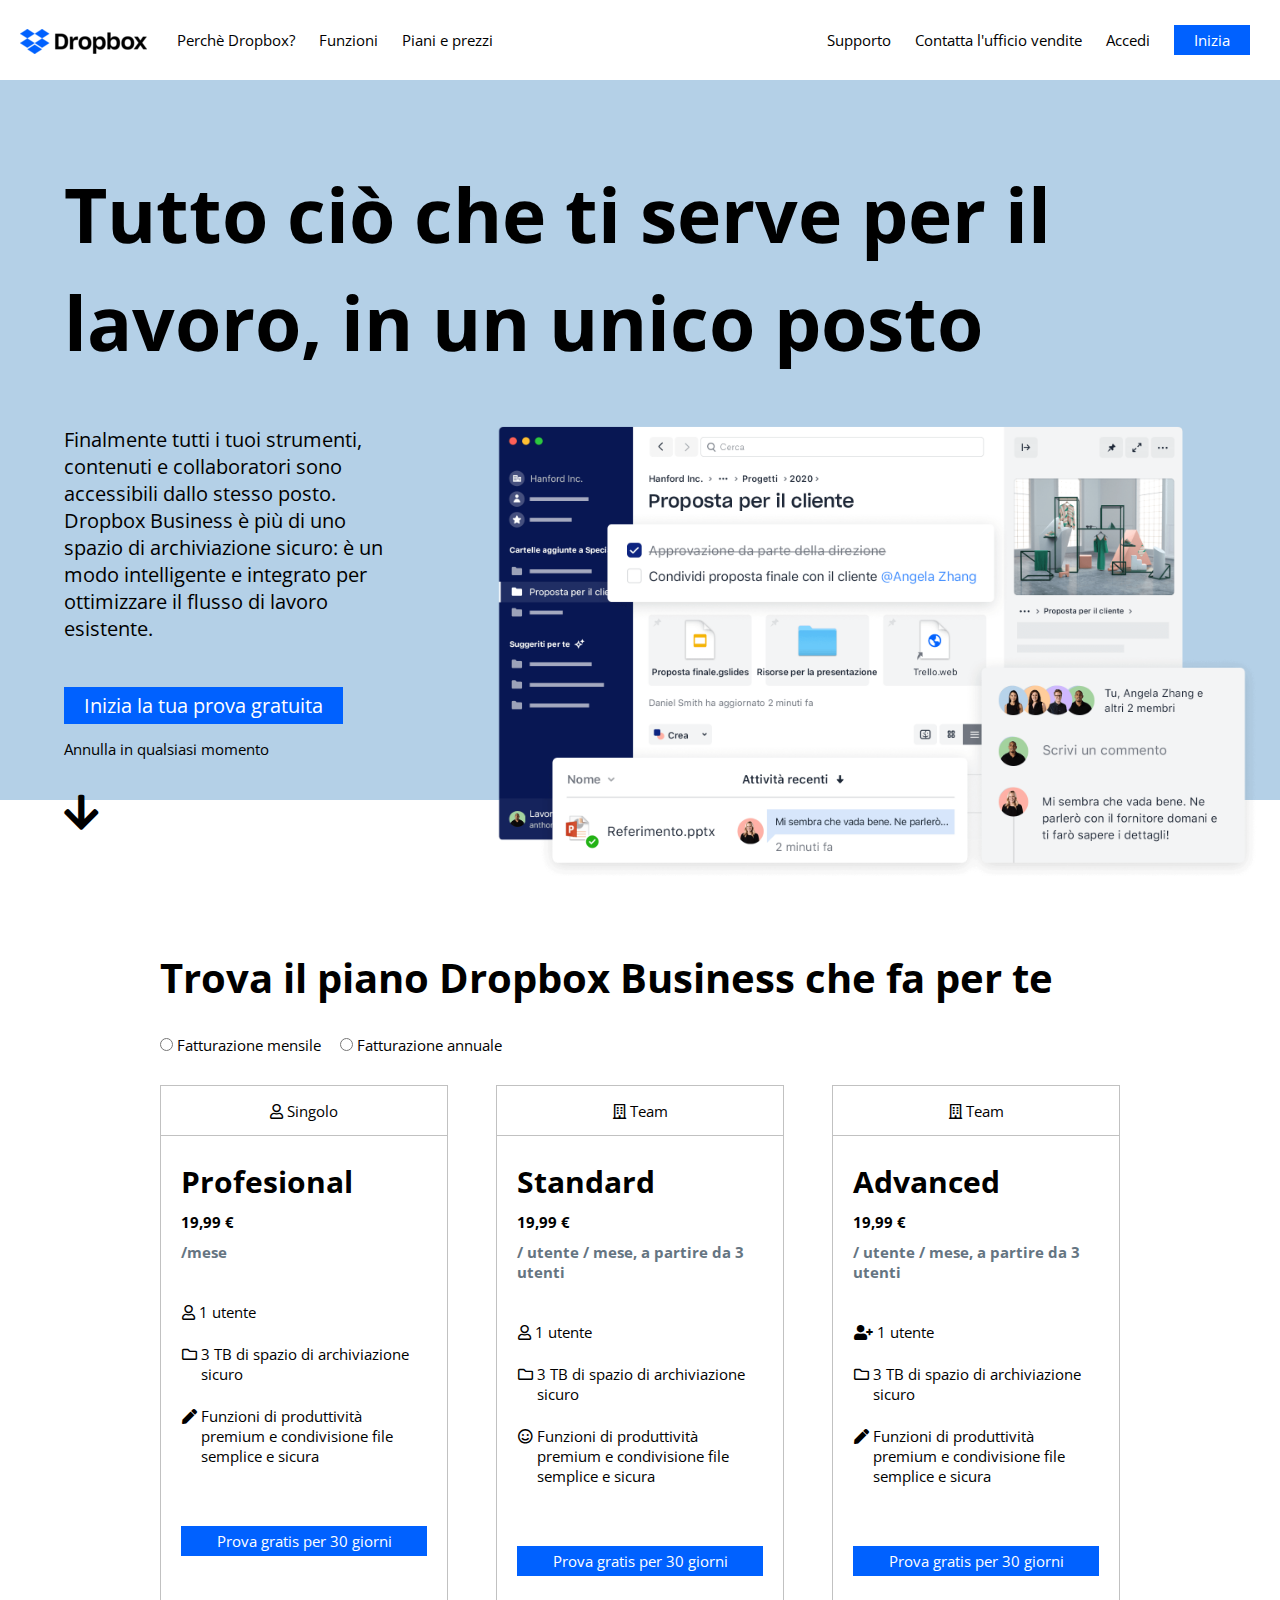
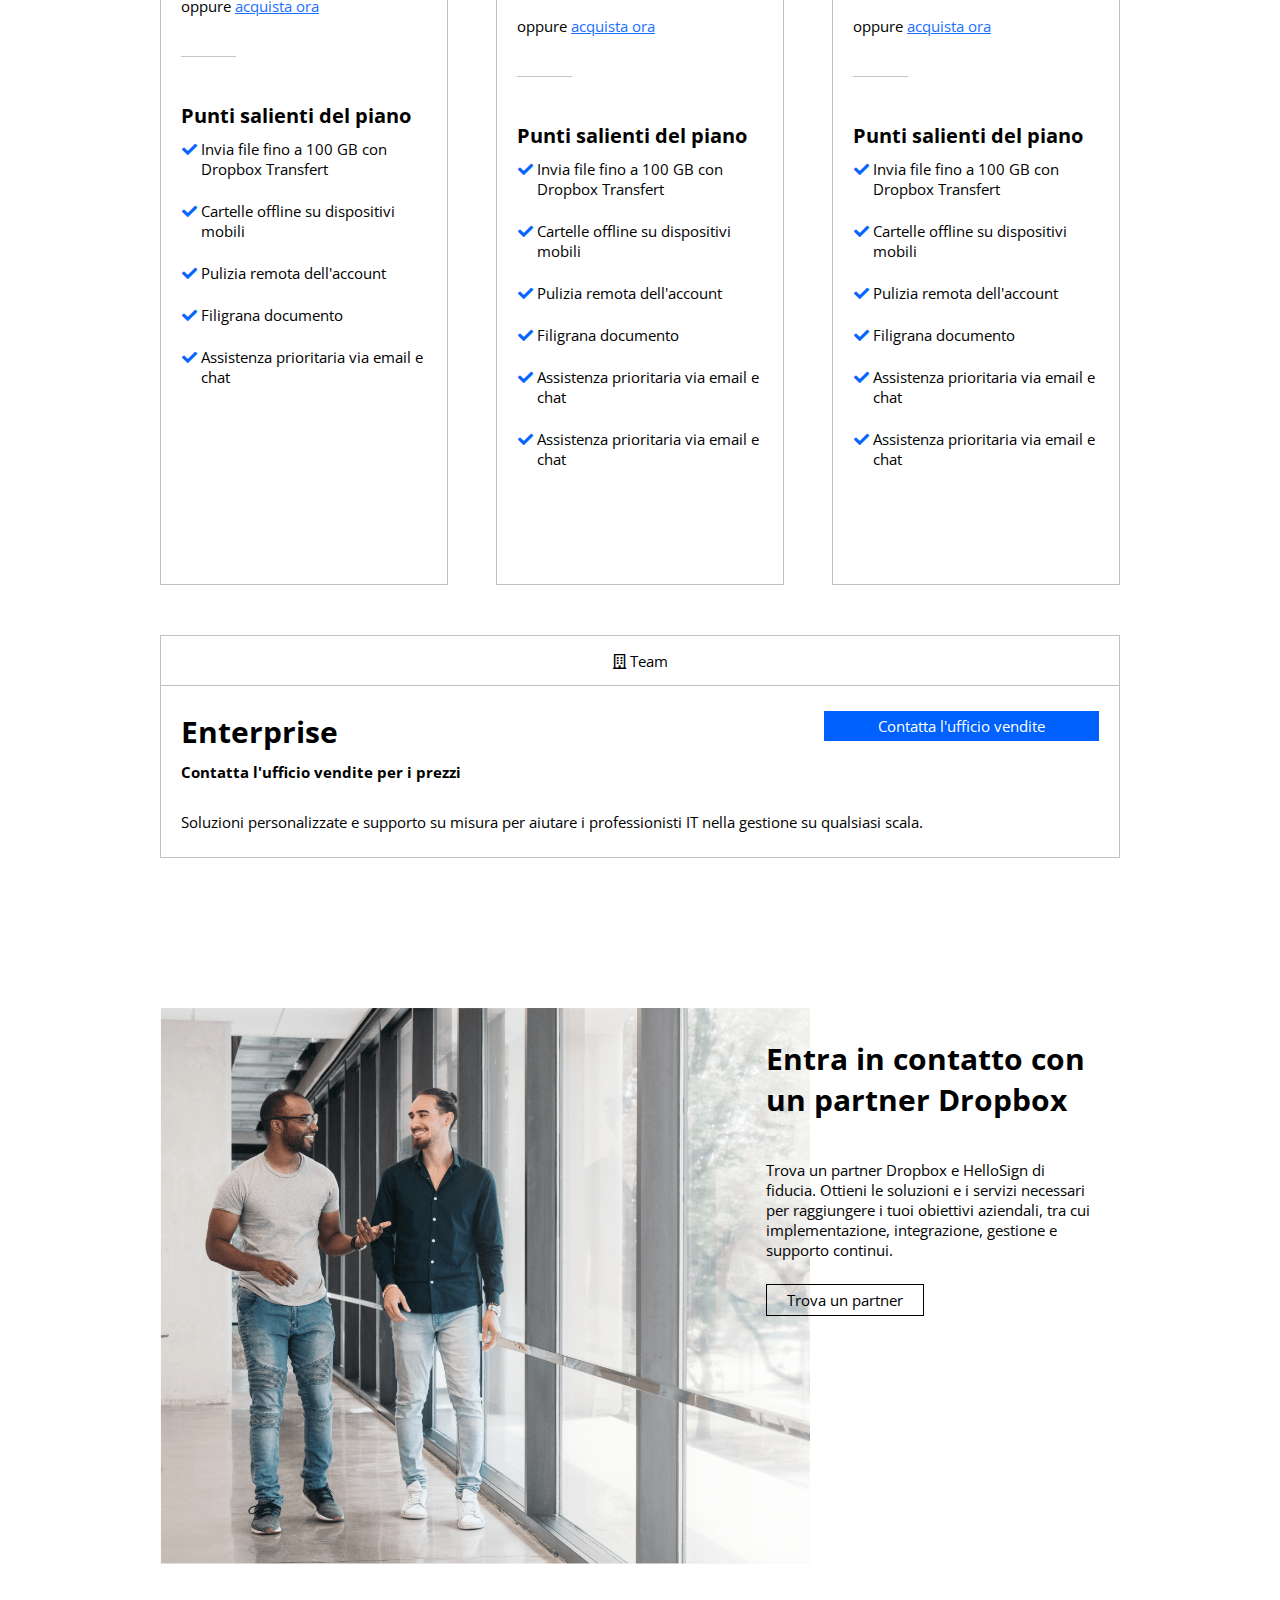
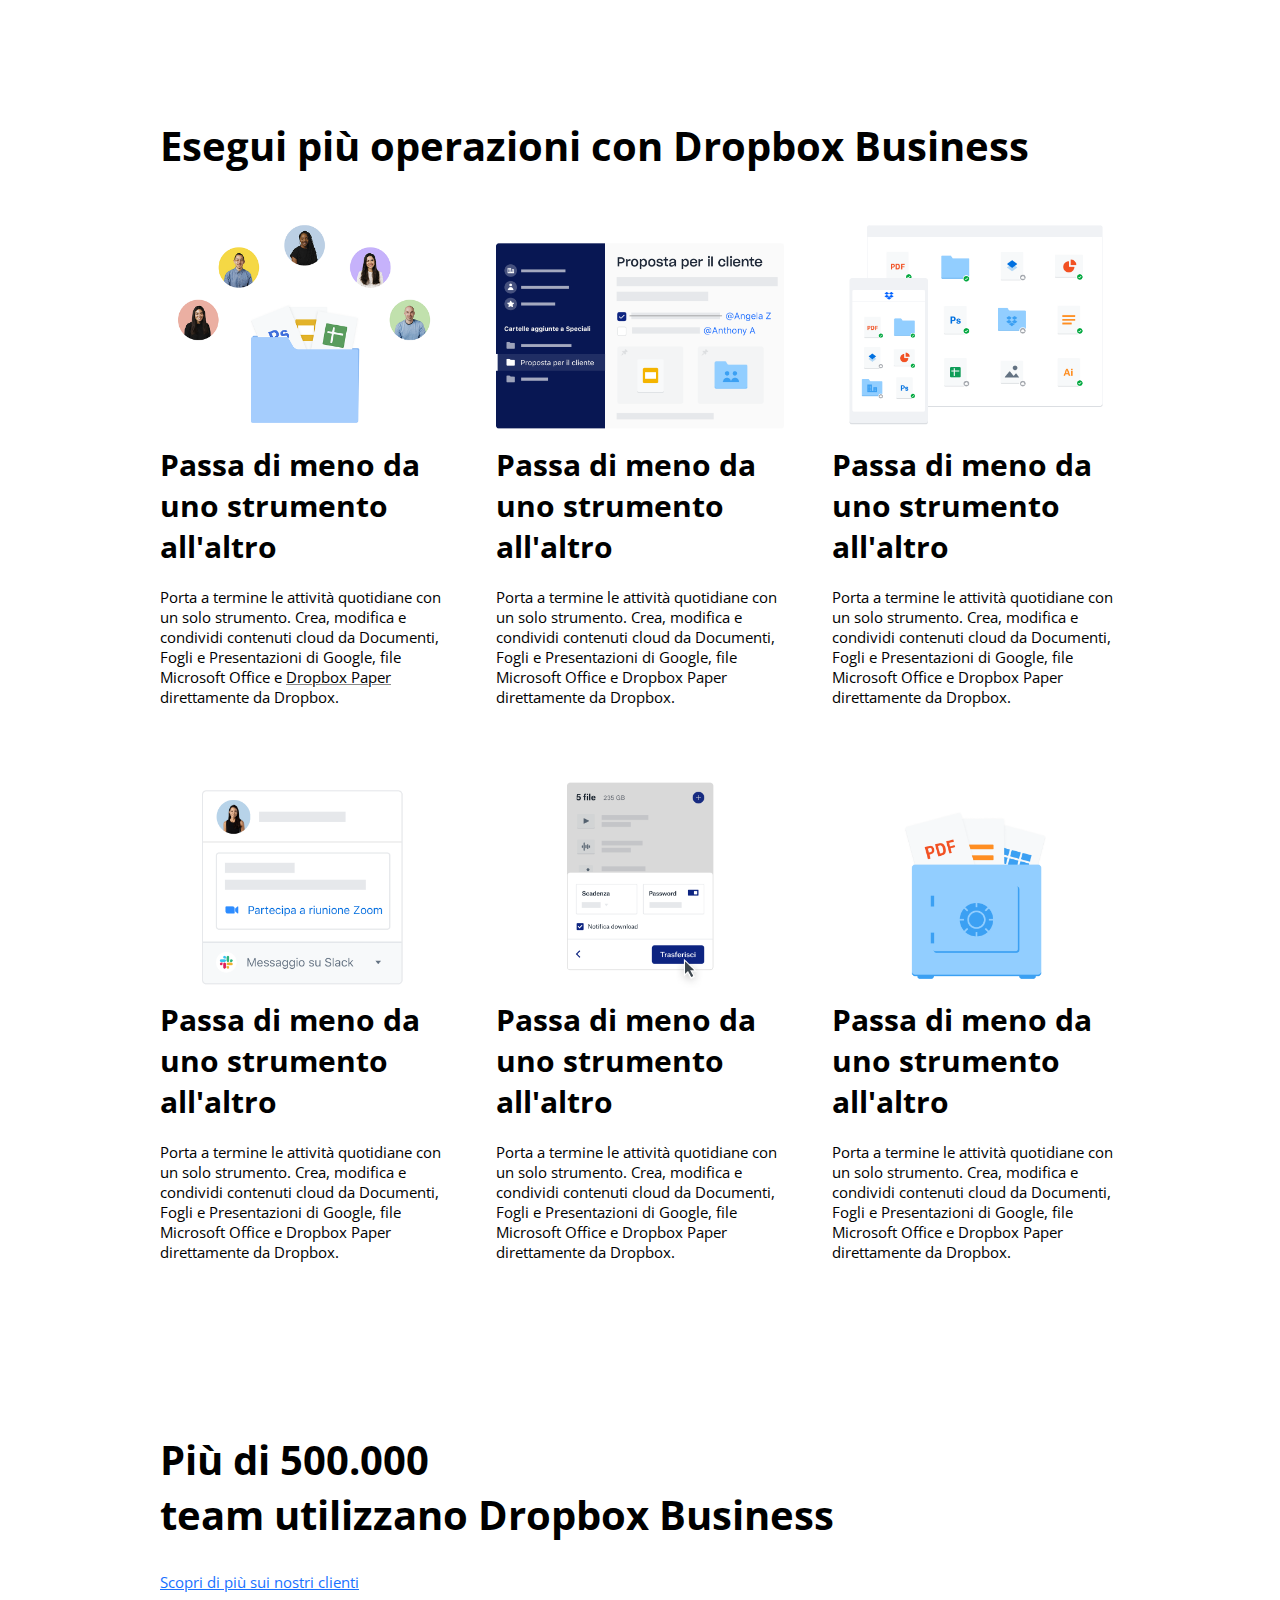
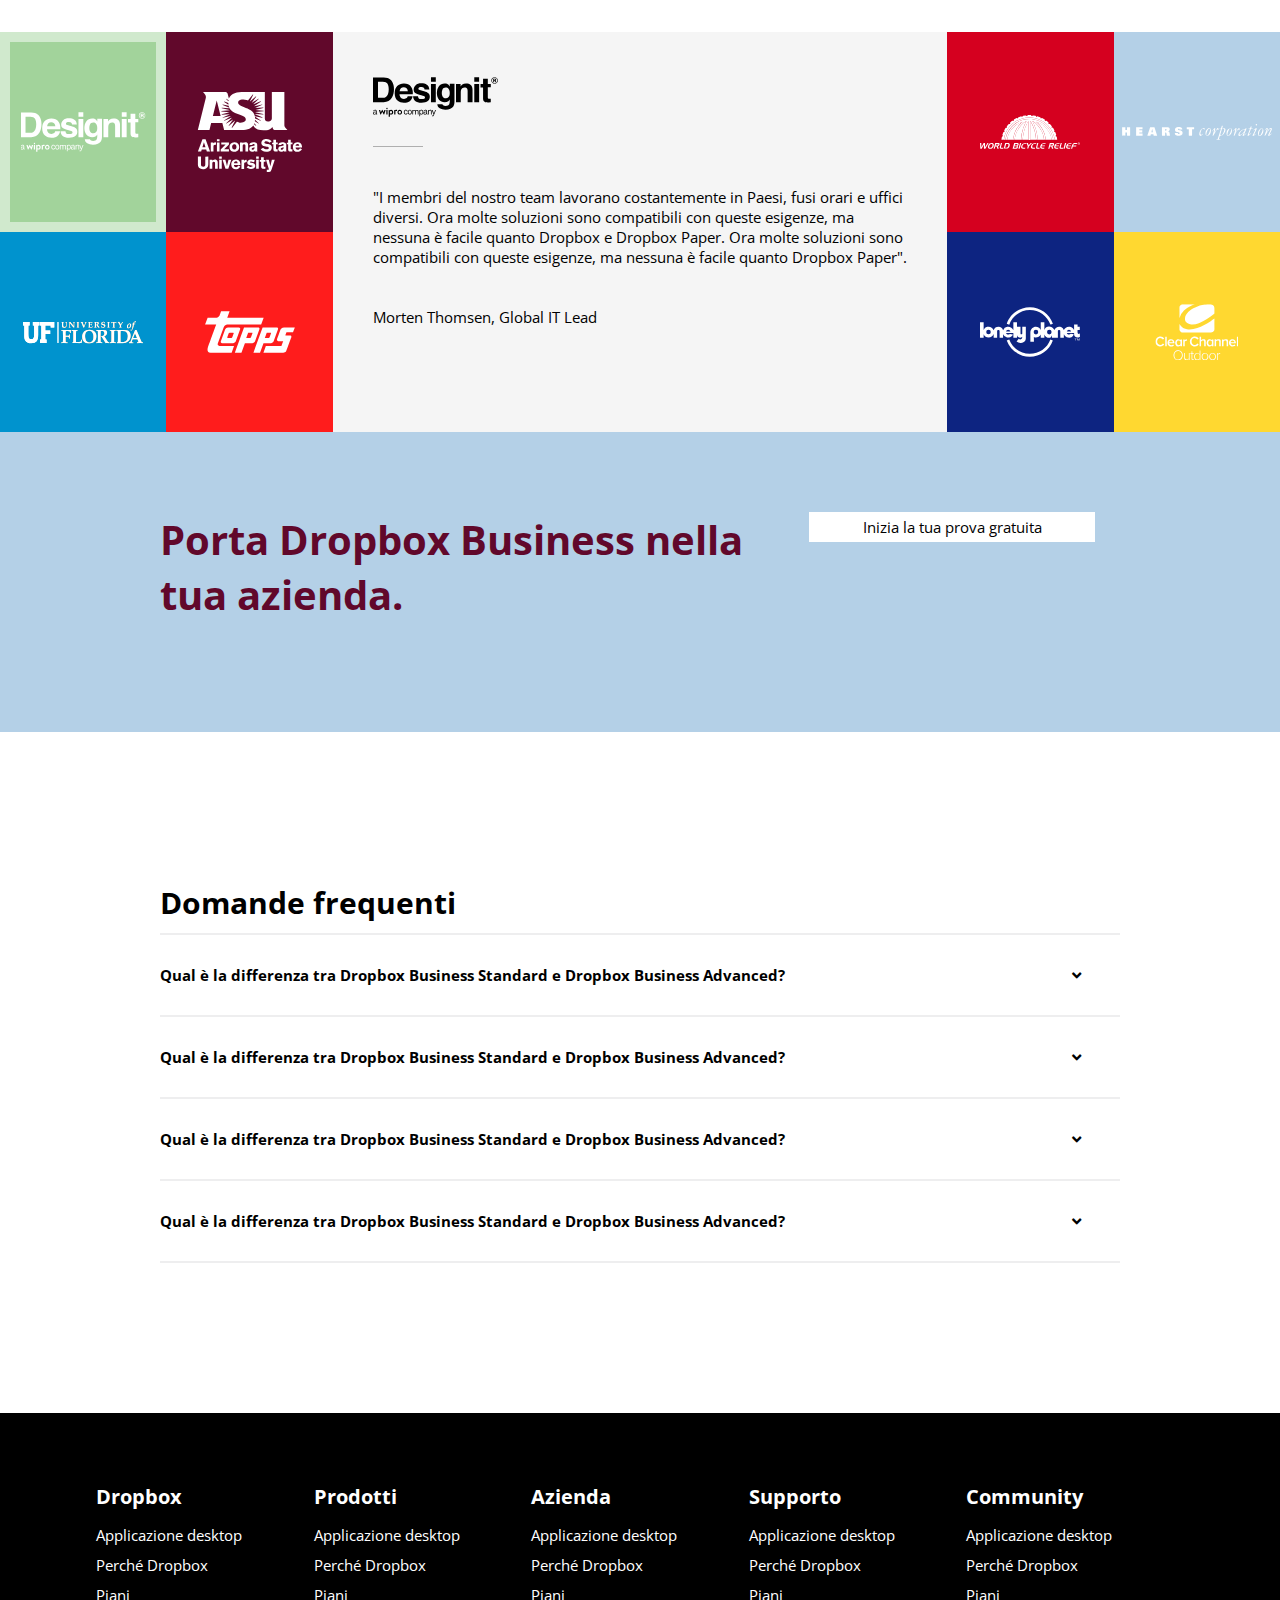
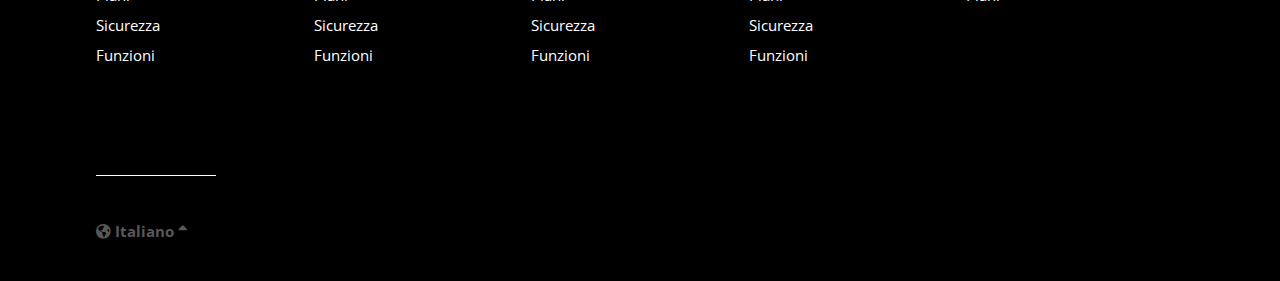
<file: index.html>
<!DOCTYPE html>
<html lang="en">
<head>
    <meta charset="UTF-8">
    <meta http-equiv="X-UA-Compatible" content="IE=edge">
    <meta name="viewport" content="width=device-width, initial-scale=1.0">
    <link href="https://fonts.googleapis.com/css2?family=Open+Sans:wght@300;700&display=swap" rel="stylesheet">
    <link rel="stylesheet" href="https://cdnjs.cloudflare.com/ajax/libs/font-awesome/5.15.4/css/all.min.css" integrity="sha512-1ycn6IcaQQ40/MKBW2W4Rhis/DbILU74C1vSrLJxCq57o941Ym01SwNsOMqvEBFlcgUa6xLiPY/NS5R+E6ztJQ==" crossorigin="anonymous" referrerpolicy="no-referrer" />
    <link rel="stylesheet" href="css/style.css">
    <title>Dropbox replica</title>
</head>
<body>
    <!-- header -->
    <header>
        <div class="clearfix">
            <!-- logo -->
            <div class="logo">
                <a href="#">
                    <img src="img/logo-small.png" alt="dropbox logo">
                </a>
            </div>

            <!-- nav bar 1 -->
            <nav class="nav_bar" id="nav_left">
                <ul>
                    <li>
                        <a href="#">Perch&egrave; Dropbox?</a>
                    </li>
                    <li>
                        <a href="#">Funzioni</a>
                    </li>
                    <li>
                        <a href="#">Piani e prezzi</a>
                    </li>
                </ul>
            </nav>
            
            <!-- nav bar 2 -->
            <nav class="nav_bar" id="nav_right">
                <ul>
                    <li>
                        <a href="#">Supporto</a>
                    </li>
                    <li>
                        <a href="#">Contatta l'ufficio vendite</a>
                    </li>
                    <li>
                        <a href="#">Accedi</a>
                    </li>
                    <li>
                        <a href="#" class="btn">Inizia</a>
                    </li>
                </ul>
            </nav>
        </div>
    </header>

    <!-- jumbotron -->
    <section id="jumbotron"> 
        <div class="jumbo_container">
            <h1>
                Tutto ci&ograve; che ti serve per il lavoro, in un unico posto
            </h1>

            <div class="clearfix">
                <div class="col_left">
                    <p>
                        Finalmente tutti i tuoi strumenti, contenuti e collaboratori sono accessibili dallo stesso posto. Dropbox Business &egrave; pi&ugrave; di uno spazio di archiviazione sicuro: &egrave; un modo intelligente e integrato per ottimizzare il flusso di lavoro esistente.
                    </p>

                    <a href="#" class="btn">
                        Inizia la tua prova gratuita
                    </a>

                    <div id="txt">
                    Annulla in qualsiasi momento
                    </div>

                    <div class="arrow_down">
                        <i class="fas fa-arrow-down"></i>
                    </div>
                </div>

                <div class="col_right">
                    <img src="img/jumbo.png" alt="dropbox window">
                </div>
            </div>
        </div>
    </section>

    <!-- main part -->
    <main>
        <!-- plans section-->
        <section class="main_section">
            <div class="container_center">
                <h2>
                    Trova il piano Dropbox Business che fa per te
                </h2>
                
                <!-- input -->
                <div class="input">
                    <div class="first_input">
                        <input type="radio" class="fake_checked">
                        <label for="">Fatturazione mensile</label>
                    </div>
                    <div class="second_input">
                        <input type="radio">
                        <label for="">Fatturazione annuale</label>
                    </div>
                </div>

                <!-- cols -->
                <div class="col_block clearfix">
                    <!-- first plan -->
                    <div class="column">
                        <div class="audience">
                            <i class="far fa-user"></i>
                            Singolo
                        </div>

                        <div class="plan_item">
                            <h3>
                                Profesional
                            </h3>

                            <div class="price">
                                19,99 &#8364;
                            </div>

                            <div class="grey">
                                /mese
                            </div>

                            <ul class="no_bullet">
                                <li>
                                    <i class="far fa-user"></i> 
                                    1 utente
                                </li>
                                <li>
                                    <i class="far fa-folder"></i> 
                                    3 TB di spazio di archiviazione sicuro
                                </li>
                                <li>
                                    <i class="fas fa-pen"></i>
                                    Funzioni di produttività premium e condivisione file semplice e sicura
                                </li>
                            </ul>

                            <div class="btn large">
                                <a href="#">Prova gratis per 30 giorni</a>
                            </div>
                        
                           
                            <div class="cta_buy_now">
                                oppure <a href="#" class="buy_now">acquista ora</a>
                            </div>

                            <div class="line"></div>

                            <div class="list">
                                <h5>Punti salienti del piano</h5>
                                <ul class="no_bullet">
                                    <li>
                                        <i class="fas fa-check"></i>
                                        Invia file fino a 100 GB con Dropbox Transfert
                                    </li>
                                    <li>
                                        <i class="fas fa-check"></i>
                                        Cartelle offline su dispositivi mobili
                                    </li>
                                    <li>
                                        <i class="fas fa-check"></i>
                                        Pulizia remota dell'account
                                    </li>
                                    <li>
                                        <i class="fas fa-check"></i>
                                        Filigrana documento
                                    </li>
                                    <li>
                                        <i class="fas fa-check"></i>
                                        Assistenza prioritaria via email e chat
                                    </li>
                                </ul>
                            </div>
                        </div>
                    </div>

                    <div class="column center">
                        <div class="audience">
                            <i class="far fa-building"></i> 
                            Team
                        </div>

                        <div class="plan_item">
                            <h3>
                               Standard
                            </h3>

                            <div class="price">
                                19,99 &#8364;
                            </div>

                            <div class="grey">
                                / utente / mese, a partire da 3 utenti
                            </div>

                            <ul class="no_bullet">
                                <li>
                                    <i class="far fa-user"></i>
                                    1 utente
                                </li>
                                <li>
                                    <i class="far fa-folder"></i> 
                                    3 TB di spazio di archiviazione sicuro
                                </li>
                                <li>
                                    <i class="far fa-smile"></i>
                                    Funzioni di produttività premium e condivisione file semplice e sicura
                                </li>
                            </ul>
                           
                            <div class="btn large">
                                <a href="#">Prova gratis per 30 giorni</a>
                            </div>
                           
                            <div class="cta_buy_now">
                                oppure <a href="#" class="buy_now">acquista ora</a>
                            </div>
                            
                            <div class="line"></div>

                            <div class="list">
                                <h5>Punti salienti del piano</h5>
                                <ul class="no_bullet">
                                    <li>
                                        <i class="fas fa-check"></i>
                                        Invia file fino a 100 GB con Dropbox Transfert
                                    </li>
                                    <li>
                                        <i class="fas fa-check"></i>
                                        Cartelle offline su dispositivi mobili
                                    </li>
                                    <li>
                                        <i class="fas fa-check"></i>
                                        Pulizia remota dell'account
                                    </li>
                                    <li>
                                        <i class="fas fa-check"></i>
                                        Filigrana documento
                                    </li>
                                    <li>
                                        <i class="fas fa-check"></i>
                                        Assistenza prioritaria via email e chat
                                    </li>
                                    <li>
                                        <i class="fas fa-check"></i>
                                        Assistenza prioritaria via email e chat
                                    </li>
                                </ul>
                            </div>
                        </div>
                    </div>

                    <div class="column">
                        <div class="audience">
                            <i class="far fa-building"></i>
                            Team
                        </div>

                        <div class="plan_item">
                            <h3>
                                Advanced
                            </h3>

                            <div class="price">
                                19,99 &#8364;
                            </div>

                            <div class="grey">
                                / utente / mese, a partire da 3 utenti
                            </div>

                            <ul class="no_bullet">
                                <li>
                                    <i class="fas fa-user-plus"></i>
                                    1 utente
                                </li>
                                <li>
                                    <i class="far fa-folder"></i> 
                                    3 TB di spazio di archiviazione sicuro
                                </li>
                                <li>
                                    <i class="fas fa-pen"></i>
                                    Funzioni di produttività premium e condivisione file semplice e sicura
                                </li>
                            </ul>
                           
                            <div class="btn large">
                                <a href="#">Prova gratis per 30 giorni</a>
                            </div>
                           
                            <div class="cta_buy_now">
                                oppure <a href="#" class="buy_now">acquista ora</a>
                            </div>

                            <div class="line"></div>

                            <div class="list">
                                <h5>Punti salienti del piano</h5>
                                <ul class="no_bullet">
                                    <li>
                                        <i class="fas fa-check"></i>
                                        Invia file fino a 100 GB con Dropbox Transfert
                                    </li>
                                    <li>
                                        <i class="fas fa-check"></i>
                                        Cartelle offline su dispositivi mobili
                                    </li>
                                    <li>
                                        <i class="fas fa-check"></i>
                                        Pulizia remota dell'account
                                    </li>
                                    <li>
                                        <i class="fas fa-check"></i>
                                        Filigrana documento
                                    </li>
                                    <li>
                                        <i class="fas fa-check"></i>
                                        Assistenza prioritaria via email e chat
                                    </li>
                                    <li>
                                        <i class="fas fa-check"></i>
                                        Assistenza prioritaria via email e chat
                                    </li>
                                </ul>
                            </div>
                        </div>
                    </div>
                </div>

                <!-- section donw -->
                <div class="nocols">
                    <div class="audience">
                        <i class="far fa-building"></i>
                        Team
                    </div>
                    <div class="plan_item">
                        <div class="clearfix">
                            <h3 class="left_title">Enterprise</h3>
                            <div class="btn large right_btn">
                                <a href="#">Contatta l'ufficio vendite</a>
                            </div>
                        </div>
                        <h4>Contatta l'ufficio vendite per i prezzi</h4>

                        <div>
                            Soluzioni personalizzate e supporto su misura per aiutare i professionisti IT nella gestione su qualsiasi scala.
                        </div>
                    </div>
                </div>
            </div>

        </section>

        <!-- prtner section -->
        <section class="main_section">
            <div class="container_center">
                <div class="clearfix">
                    <div class="col_left">
                        <img src="img/partner.png" alt="partners image">
                    </div>

                    <div class="col_right">
                        <h3>Entra in contatto con un partner Dropbox</h3>
                        <p>
                            Trova un partner Dropbox e HelloSign di fiducia. Ottieni le soluzioni e i servizi necessari per raggiungere i tuoi obiettivi aziendali, tra cui implementazione, integrazione, gestione e supporto continui.
                        </p>
                        <a href="#" class="white_black">Trova un partner</a>
                    </div>
                </div>
            </div>

        </section>
        
        <!-- features section-->
        <section class="main_section no_margin_bottom">
            <div class="container_center">
                <h2>
                    Esegui pi&ugrave; operazioni con Dropbox Business
                </h2>

                <div class="clearfix">
                    <!-- first row -->
                    <div class="card_row">
                        <div class="card" >
                            <div class="card_img">
                                <img src="img/business-feature-switching-tools.png" alt="img1">
                            </div>
    
                            <h3>
                                Passa di meno da uno strumento all'altro
                            </h3>
    
                            <p class="card_text">
                                Porta a termine le attività quotidiane con un solo strumento. Crea, modifica e condividi contenuti cloud da Documenti, Fogli e Presentazioni di Google, file Microsoft Office e <span class="text_underlined">Dropbox Paper</span> direttamente da Dropbox.
                            </p>
                        </div>
    
                        <div class="card second" >
                            <div class="card_img">
                                <img src="img/business-feature-coordinate-it.png" alt="img2">
                            </div>
                            <h3>
                                Passa di meno da uno strumento all'altro
                            </h3>
                            <p class="card_text">
                                Porta a termine le attività quotidiane con un solo strumento. Crea, modifica e condividi contenuti cloud da Documenti, Fogli e Presentazioni di Google, file Microsoft Office e Dropbox Paper direttamente da Dropbox.
                            </p>
                        </div>
    
                        <div class="card" >
                            <div class="card_img">
                                <img src="img/business-feature-multi-device.png" alt="img3">
                            </div>
                            <h3>
                                Passa di meno da uno strumento all'altro
                            </h3>
                            <p class="card_text">
                                Porta a termine le attività quotidiane con un solo strumento. Crea, modifica e condividi contenuti cloud da Documenti, Fogli e Presentazioni di Google, file Microsoft Office e Dropbox Paper direttamente da Dropbox.
                            </p>
                        </div>
                    </div>
                </div>

                <!-- second row -->
                <div class="clearfix">
                    <div class="card_row">
                        <div class="card" >
                            <div class="card_img">
                                <img src="img/business-feature-integrations-it.png" alt="img1">
                            </div>
    
                            <h3>
                                Passa di meno da uno strumento all'altro
                            </h3>
    
                            <p class="card_text">
                                Porta a termine le attività quotidiane con un solo strumento. Crea, modifica e condividi contenuti cloud da Documenti, Fogli e Presentazioni di Google, file Microsoft Office e Dropbox Paper direttamente da Dropbox.
                            </p>
                        </div>
    
                        <div class="card second" >
                            <div class="card_img">
                                <img src="img/business-feature-send-files-it.png" alt="img2">
                            </div>
                            <h3>
                                Passa di meno da uno strumento all'altro
                            </h3>
                            <p class="card_text">
                                Porta a termine le attività quotidiane con un solo strumento. Crea, modifica e condividi contenuti cloud da Documenti, Fogli e Presentazioni di Google, file Microsoft Office e Dropbox Paper direttamente da Dropbox.
                            </p>
                        </div>
    
                        <div class="card" >
                            <div class="card_img">
                                <img src="img/business-feature-security.png" alt="img3">
                            </div>
                            <h3>
                                Passa di meno da uno strumento all'altro
                            </h3>
                            <p class="card_text">
                                Porta a termine le attività quotidiane con un solo strumento. Crea, modifica e condividi contenuti cloud da Documenti, Fogli e Presentazioni di Google, file Microsoft Office e Dropbox Paper direttamente da Dropbox.
                            </p>
                        </div>
                    </div>
                </div>

            </div>
        </section>

        <!-- customer section-->
        <section class="main_section">
            <!-- up -->
            <div class="container_up">
                <div class="container_center">
                    <h2>
                        Pi&ugrave; di 500.000
                        <br> 
                        team utilizzano Dropbox Business
                    </h2>

                    <a href="#" class="link">Scopri di pi&ugrave; sui nostri clienti</a>
                </div>
            </div>

            <!-- down -->
            <div class="container_down">
                <div class="clearfix">
                    <!-- left side -->
                    <div class="side">
                        <div class="clearfix">
                            <div class="square designit">
                                <img src="img/designit.svg" alt="">
                            </div>

                            <div class="square asu">
                                <img src="img/arizona_state_university.svg" alt="">
                            </div>
                        </div>

                        <div class="clearfix">
                            <div class="square uf">
                                <img src="img/university_of_florida.svg" alt="">
                            </div>
    
                            <div class="square topps">
                                <img src="img/topps.svg" alt="">
                            </div>
                        </div>

                    </div>

                    <!-- center -->
                    <div class="center">
                        <div class="img_container">
                            <img src="img/designit.svg" alt="">
                        </div>

                        <p class="description"> 
                            "I membri del nostro team lavorano costantemente in Paesi, fusi orari e uffici diversi. Ora molte soluzioni sono compatibili con queste esigenze, ma nessuna &egrave; facile quanto Dropbox e Dropbox Paper. Ora molte soluzioni sono compatibili con queste esigenze, ma nessuna è facile quanto Dropbox Paper".
                        </p>

                        <span>Morten Thomsen, Global IT Lead</span>
                    </div>

                    <!-- right side -->
                    <div class="side">
                        <div class="clearfix">
                            <div class="square wbr">
                                <img src="img/world_bicycle_relief.svg" alt="">
                            </div>

                            <div class="square hc">
                                <img src="img/hearst_corp.svg" alt="">
                            </div>
                        </div>

                        <div class="clearfix">
                            <div class="square lp">
                                <img src="img/lonely_planet.svg" alt="">
                            </div>
    
                            <div class="square cc">
                                <img src="img/clear_channel.svg" alt="">
                            </div>
                        </div>
                    </div>
                </div>

                <div class="pastel_blue">
                    <div class="container_center">
                        <div class="cta">
                            <div  class="clearfix">
                                <div class="col_text">
                                    <h2>
                                        Porta Dropbox Business nella tua azienda.
                                    </h2>
                                </div>
            
                                <div class="col_button">
                                    <div class="btn large right_btn ">
                                    <a href="#" class=" white">Inizia la tua prova gratuita</a>
                                    </div>
                                </div>
                            </div>
                        </div>
                    </div>
                </div>

            </div>
        </section>

         <!-- questions section-->
         <section class="main_section">
            <div class="container_center">
                <h3>Domande frequenti</h3>
                <div class="clearfix row_container">
                    <div class="row_text">
                        Qual &egrave; la differenza tra Dropbox Business Standard e Dropbox Business Advanced?
                    </div>

                    <div class="row_icon">
                        <i class="fas fa-angle-down"></i>
                    </div>
                </div>
               
                <div class="clearfix row_container">
                    <div class="row_text">
                        Qual &egrave; la differenza tra Dropbox Business Standard e Dropbox Business Advanced?
                    </div>

                    <div class="row_icon">
                        <i class="fas fa-angle-down"></i>
                    </div>
                </div>

                <div class="clearfix row_container">
                    <div class="row_text">
                        Qual &egrave; la differenza tra Dropbox Business Standard e Dropbox Business Advanced?
                    </div>

                    <div class="row_icon">
                        <i class="fas fa-angle-down"></i>
                    </div>
                </div>

                <div class="clearfix row_container">
                    <div class="row_text">
                        Qual &egrave; la differenza tra Dropbox Business Standard e Dropbox Business Advanced?
                    </div>

                    <div class="row_icon">
                        <i class="fas fa-angle-down"></i>
                    </div>
                </div>
            </div>
        </section>

    </main>

    <!-- footer -->
    <footer>
        <div id="foot_container">
            <!-- footer up -->
            <div class="clearfix">
                <!-- menù col -->
                <nav class="menu_col">
                    <h4>Dropbox</h4>
                    <ul>
                        <li>
                            <a href="#">Applicazione desktop</a>
                        </li>
                        <li>
                            <a href="#">Perch&eacute; Dropbox</a>
                        </li>
                        <li>
                            <a href="#">Piani</a>
                        </li>
                        <li>
                            <a href="#">Sicurezza</a>
                        </li>
                        <li>
                            <a href="#">Funzioni</a>
                        </li>
                    </ul>
                </nav>

                <nav class="menu_col">
                    <h4>Prodotti</h4>
                    <ul>
                        <li>
                            <a href="#">Applicazione desktop</a>
                        </li>
                        <li>
                            <a href="#">Perch&eacute; Dropbox</a>
                        </li>
                        <li>
                            <a href="#">Piani</a>
                        </li>
                        <li>
                            <a href="#">Sicurezza</a>
                        </li>
                        <li>
                            <a href="#">Funzioni</a>
                        </li>
                    </ul>
                </nav>

                <nav class="menu_col">
                    <h4>Azienda</h4>
                    <ul>
                        <li>
                            <a href="#">Applicazione desktop</a>
                        </li>
                        <li>
                            <a href="#">Perch&eacute; Dropbox</a>
                        </li>
                        <li>
                            <a href="#">Piani</a>
                        </li>
                        <li>
                            <a href="#">Sicurezza</a>
                        </li>
                        <li>
                            <a href="#">Funzioni</a>
                        </li>
                    </ul>
                </nav>

                <nav class="menu_col">
                    <h4>Supporto</h4>
                    <ul>
                        <li>
                            <a href="#">Applicazione desktop</a>
                        </li>
                        <li>
                            <a href="#">Perch&eacute; Dropbox</a>
                        </li>
                        <li>
                            <a href="#">Piani</a>
                        </li>
                        <li>
                            <a href="#">Sicurezza</a>
                        </li>
                        <li>
                            <a href="#">Funzioni</a>
                        </li>
                    </ul>
                </nav>

                <nav class="menu_col">
                    <h4>Community</h4>
                    <ul>
                        <li>
                            <a href="#">Applicazione desktop</a>
                        </li>
                        <li>
                            <a href="#">Perch&eacute; Dropbox</a>
                        </li>
                        <li>
                            <a href="#">Piani</a>
                        </li>
                    </ul>
                </nav>

            </div> 

            <!-- footer down -->
            <div id="foot_down">
                <a href="#" id="language">
                    <i class="fas fa-globe-americas"></i>
                    Italiano
                    <i class="fas fa-sort-up"></i>
                </a>
            </div>
            
        </div>
    </footer>
</body>
</html>
</file>
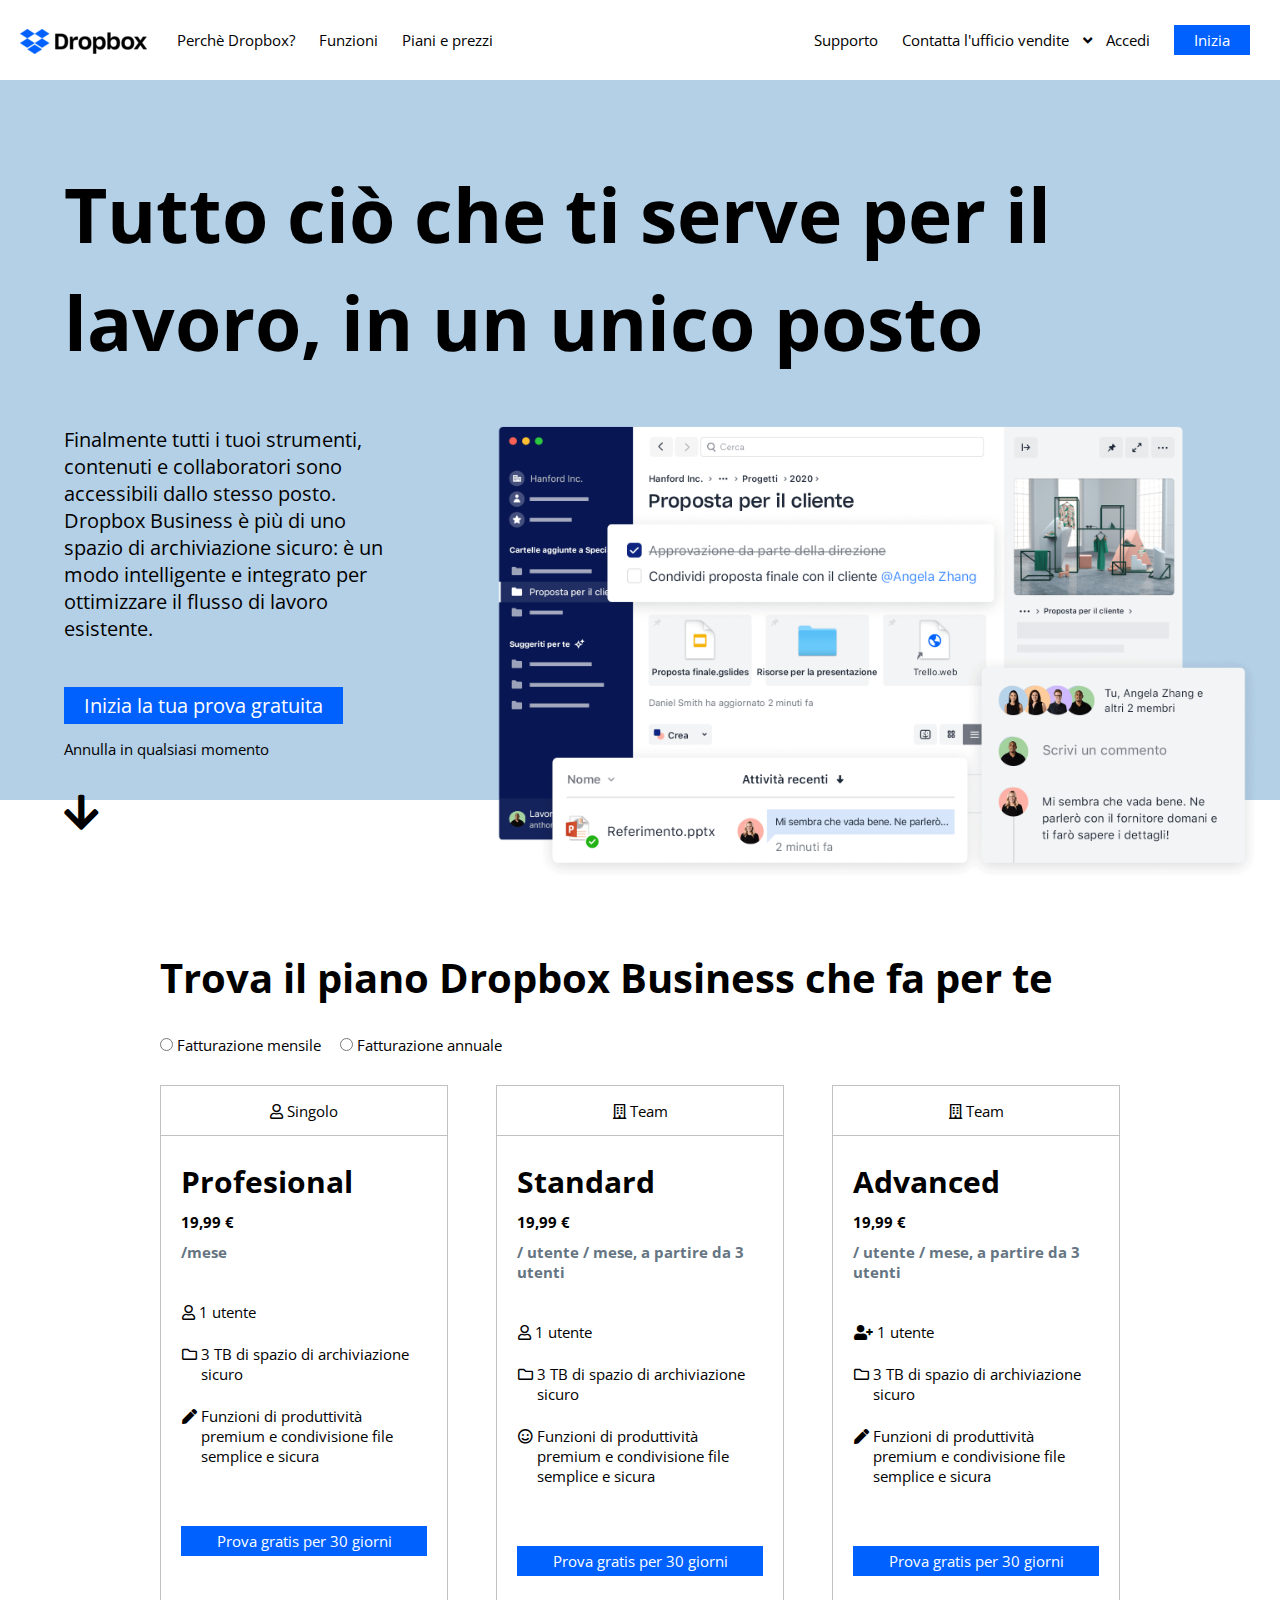
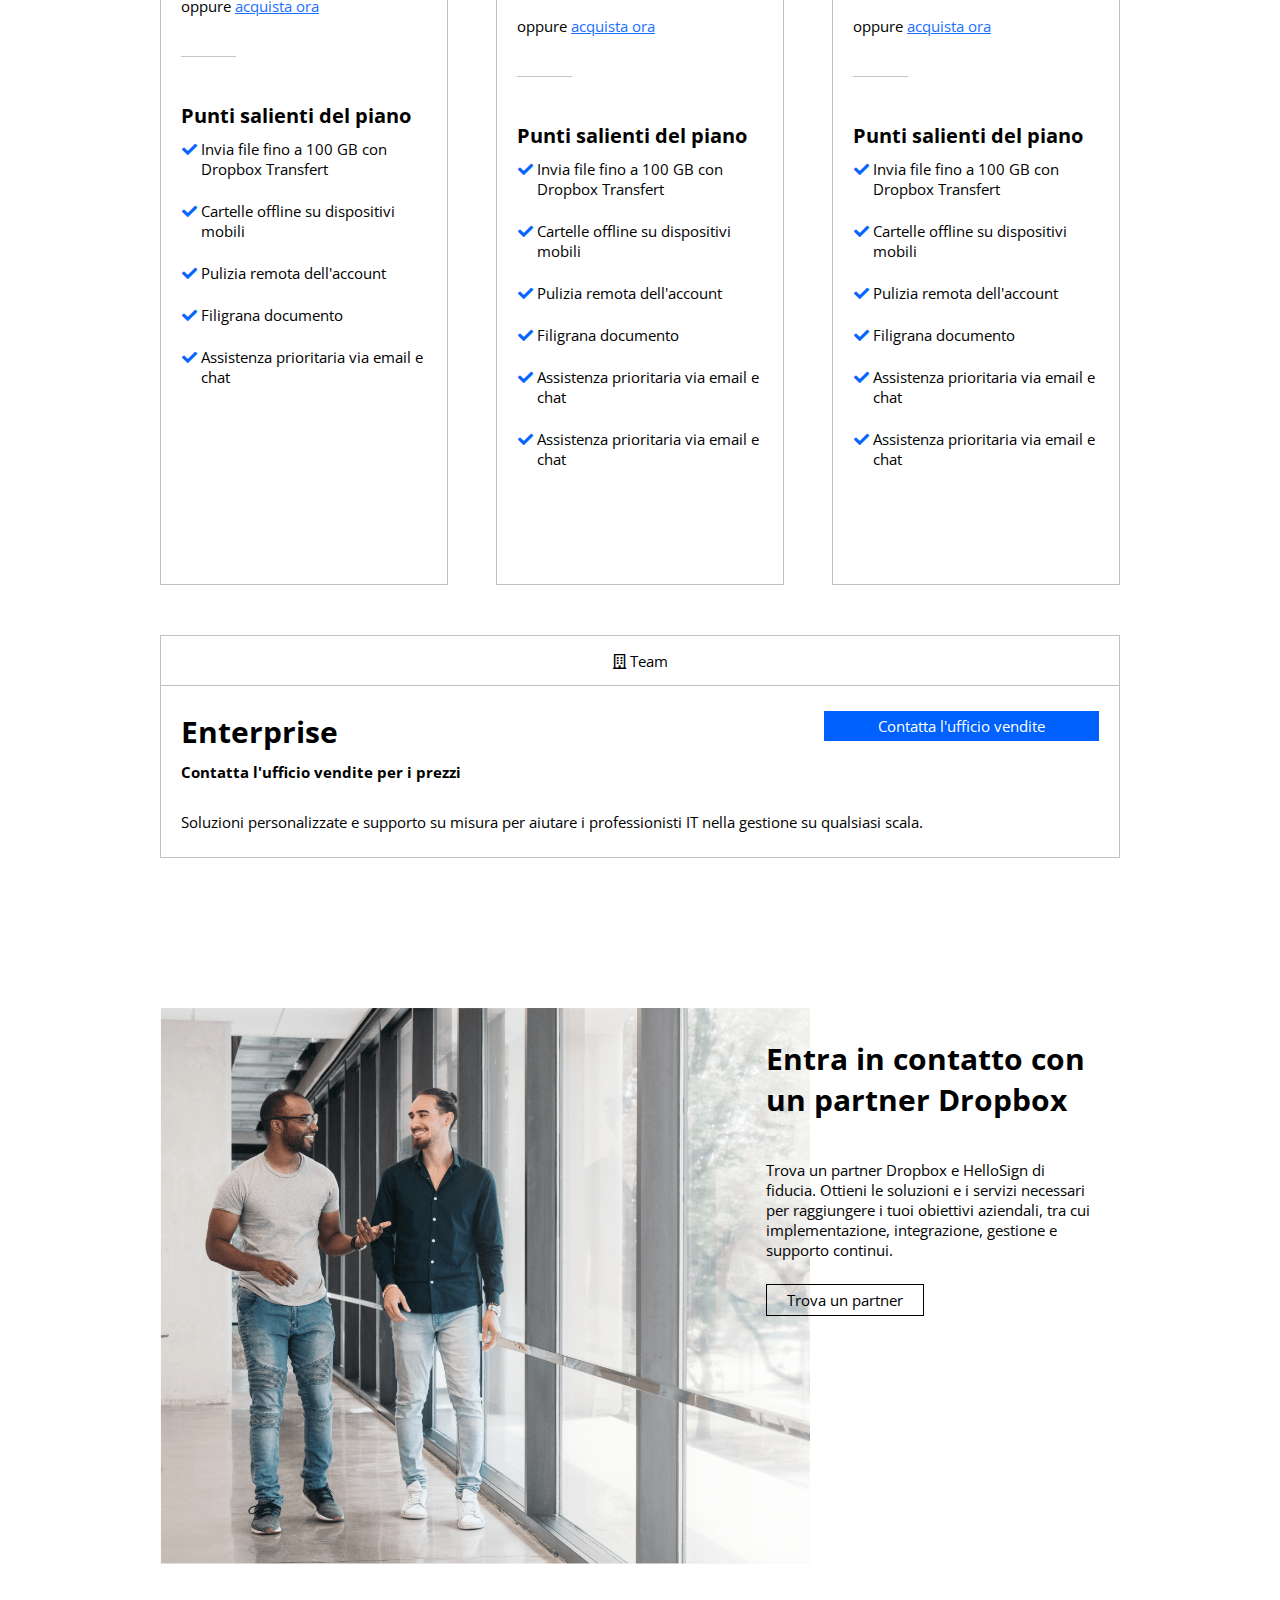
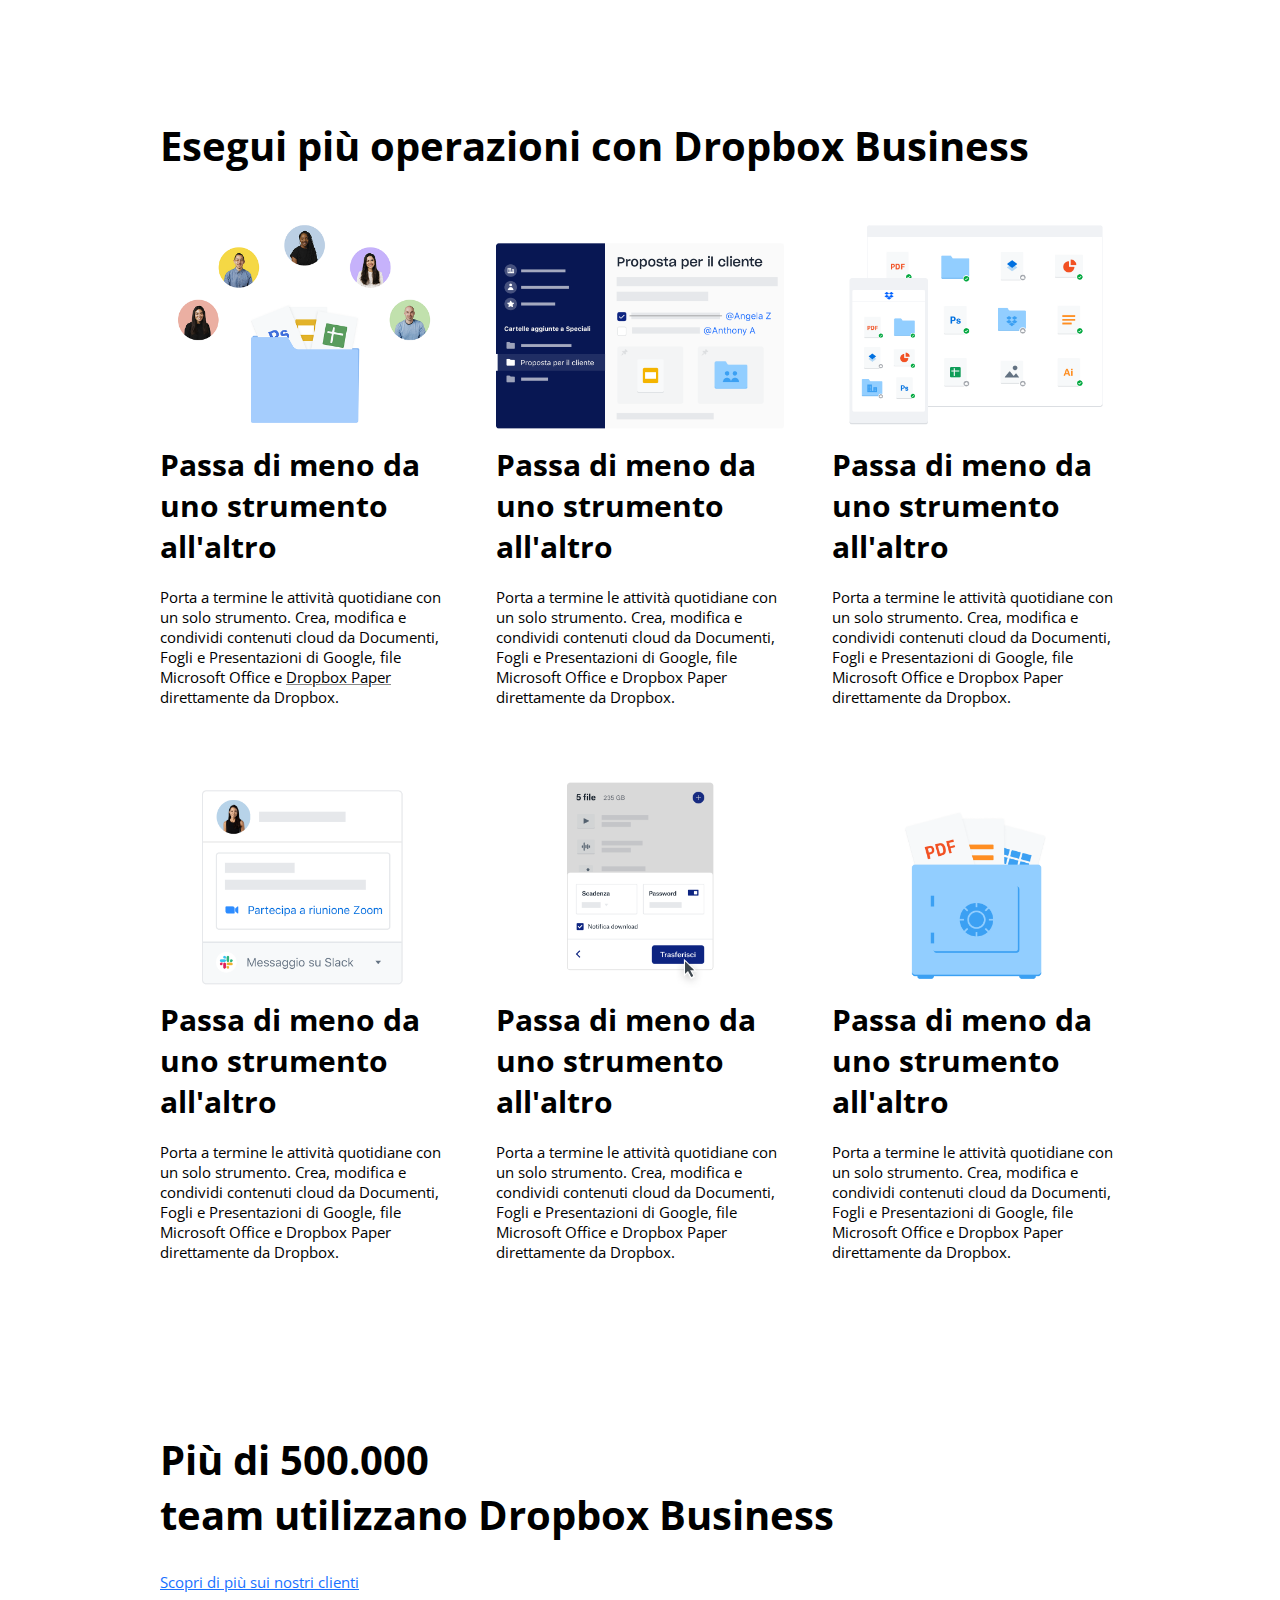
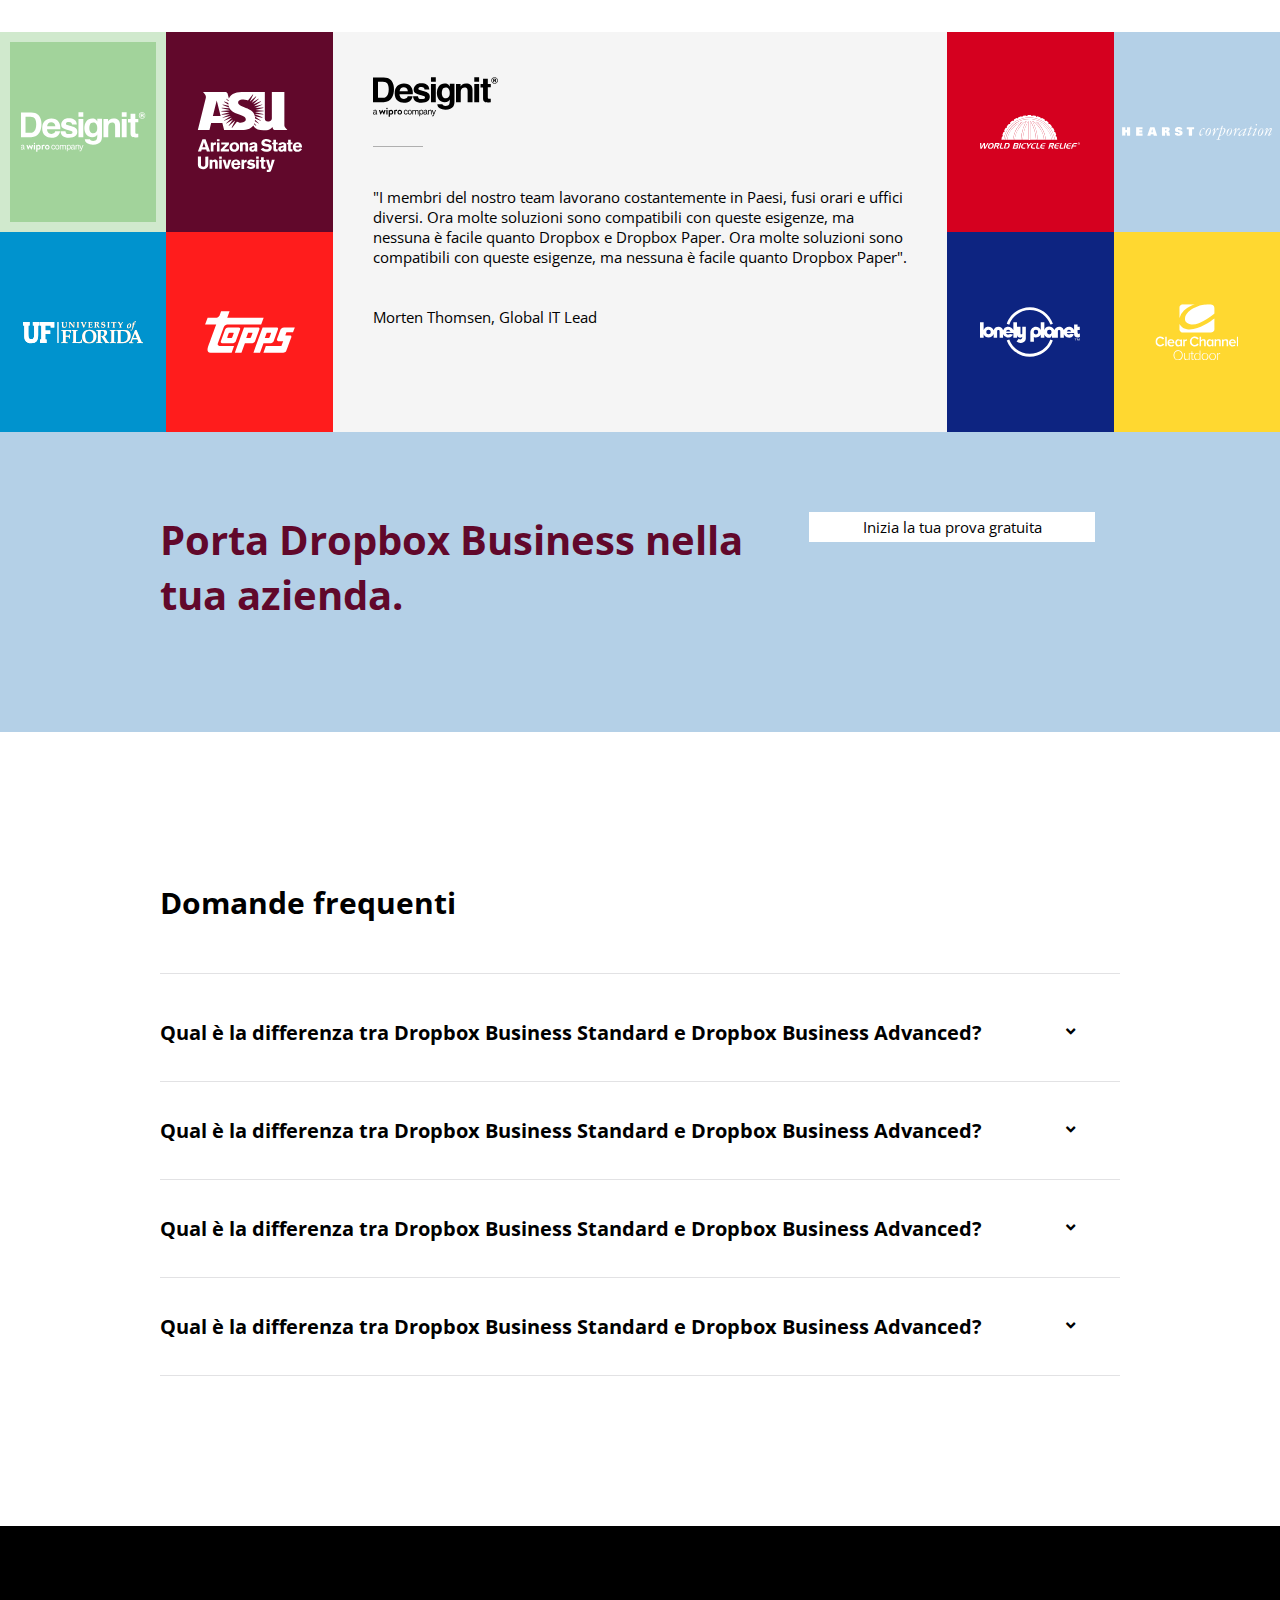
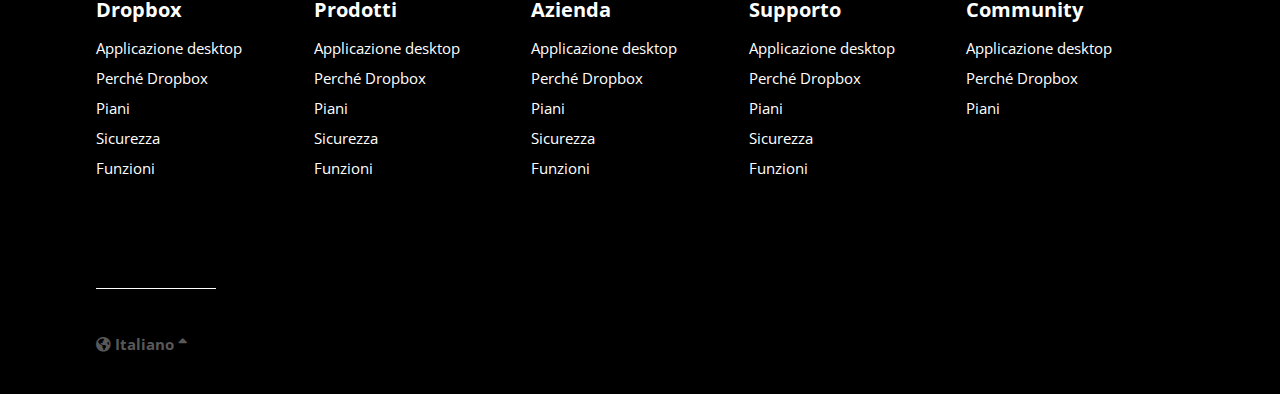
<file: bonus/index2.html>
<!DOCTYPE html>
<html lang="en">
<head>
    <meta charset="UTF-8">
    <meta http-equiv="X-UA-Compatible" content="IE=edge">
    <meta name="viewport" content="width=device-width, initial-scale=1.0">
    <link href="https://fonts.googleapis.com/css2?family=Open+Sans:wght@300;700&display=swap" rel="stylesheet">
    <link rel="stylesheet" href="https://cdnjs.cloudflare.com/ajax/libs/font-awesome/5.15.4/css/all.min.css" integrity="sha512-1ycn6IcaQQ40/MKBW2W4Rhis/DbILU74C1vSrLJxCq57o941Ym01SwNsOMqvEBFlcgUa6xLiPY/NS5R+E6ztJQ==" crossorigin="anonymous" referrerpolicy="no-referrer" />
    <link rel="stylesheet" href="css/style2.css">
    <title>Dropbox replica</title>
</head>
<body>
    <!-- header -->
    <header>
        <div class="clearfix">
            <!-- logo -->
            <div class="logo">
                <a href="#">
                    <img src="img/logo-small.png" alt="dropbox logo">
                </a>
            </div>

            <!-- nav bar 1 -->
            <nav class="nav_bar" id="nav_left">
                <ul>
                    <li>
                        <a href="#">Perch&egrave; Dropbox?</a>
                    </li>
                    <li>
                        <a href="#">Funzioni</a>
                    </li>
                    <li>
                        <a href="#">Piani e prezzi</a>
                    </li>
                </ul>
            </nav>
            
            <!-- nav bar 2 -->
            <nav class="nav_bar" id="nav_right">
                <ul>
                    <li>
                        <a href="#">Supporto</a>
                    </li>
                    <li class="drop_down_hover">
                        <a href="#">Contatta l'ufficio vendite </a>
                        <i class="fas fa-angle-down"></i>
                        <!-- drop down menù -->
                        <ul class="drop_down_content">
                            <li><a href="#">Chat</a></li>
                            <li><a href="#">Email</a></li>
                            <li><a href="#">+39 0293478612</a></li>
                        </ul>
                    </li>
                    <li>
                        <a href="#">Accedi</a>
                    </li>
                    <li>
                        <a href="#" class="btn">Inizia</a>
                    </li>
                </ul>
            </nav>
        </div>
    </header>

    <!-- jumbotron -->
    <section id="jumbotron"> 
        <div class="jumbo_container">
            <h1>
                Tutto ci&ograve; che ti serve per il lavoro, in un unico posto
            </h1>

            <div class="clearfix">

                <!-- left column  -->
                <div class="col_left">
                    <p>
                        Finalmente tutti i tuoi strumenti, contenuti e collaboratori sono accessibili dallo stesso posto. Dropbox Business &egrave; pi&ugrave; di uno spazio di archiviazione sicuro: &egrave; un modo intelligente e integrato per ottimizzare il flusso di lavoro esistente.
                    </p>

                    <a href="#" class="btn">
                        Inizia la tua prova gratuita
                    </a>

                    <div id="txt">
                    Annulla in qualsiasi momento
                    </div>

                    <div class="go_down">
                        <a href="#plan_section">
                            <i class="fas fa-arrow-down"></i>
                        </a>
                    </div>
                </div>

                <!-- right column  -->
                <div class="col_right">
                    <img src="img/jumbo.png" alt="dropbox window">
                </div>
            </div>
        </div>
    </section>

    <!-- main part -->
    <main>
        <!-- plans section-->
        <section class="main_section" id="plan_section">
            <div class="container_center">
                <h2 >
                    Trova il piano Dropbox Business che fa per te
                </h2>
                
                <!-- input -->
                <div class="input">
                    <div class="first_input">
                        <input type="radio" class="fake_checked">
                        <label for="">Fatturazione mensile</label>
                    </div>
                    <div class="second_input">
                        <input type="radio">
                        <label for="">Fatturazione annuale</label>
                    </div>
                </div>

                <!-- cols -->
                <div class="col_block clearfix">
                    <!-- first plan -->
                    <div class="column">
                        <div class="audience">
                            <i class="far fa-user"></i>
                            Singolo
                        </div>

                        <div class="plan_item">
                            <h3>
                                Profesional
                            </h3>

                            <div class="price">
                                19,99 &#8364;
                            </div>

                            <div class="grey">
                                /mese
                            </div>

                            <ul class="no_bullet">
                                <li>
                                    <i class="far fa-user"></i> 
                                    1 utente
                                </li>
                                <li>
                                    <i class="far fa-folder"></i> 
                                    3 TB di spazio di archiviazione sicuro
                                </li>
                                <li>
                                    <i class="fas fa-pen"></i>
                                    Funzioni di produttività premium e condivisione file semplice e sicura
                                </li>
                            </ul>

                            <a href="#" class="btn">Prova gratis per 30 giorni</a>
                           
                            <div class="cta_buy_now">
                                oppure <a href="#" class="buy_now">acquista ora</a>
                            </div>

                            <div class="line"></div>

                            <div class="list">
                                <h5>Punti salienti del piano</h5>
                                <ul class="no_bullet">
                                    <li>
                                        <i class="fas fa-check"></i>
                                        Invia file fino a 100 GB con Dropbox Transfert
                                    </li>
                                    <li>
                                        <i class="fas fa-check"></i>
                                        Cartelle offline su dispositivi mobili
                                    </li>
                                    <li>
                                        <i class="fas fa-check"></i>
                                        Pulizia remota dell'account
                                    </li>
                                    <li>
                                        <i class="fas fa-check"></i>
                                        Filigrana documento
                                    </li>
                                    <li>
                                        <i class="fas fa-check"></i>
                                        Assistenza prioritaria via email e chat
                                    </li>
                                </ul>
                            </div>
                        </div>
                    </div>

                    <div class="column center">
                        <div class="audience">
                            <i class="far fa-building"></i> 
                            Team
                        </div>

                        <div class="plan_item">
                            <h3>
                               Standard
                            </h3>

                            <div class="price">
                                19,99 &#8364;
                            </div>

                            <div class="grey">
                                / utente / mese, a partire da 3 utenti
                            </div>

                            <ul class="no_bullet">
                                <li>
                                    <i class="far fa-user"></i>
                                    1 utente
                                </li>
                                <li>
                                    <i class="far fa-folder"></i> 
                                    3 TB di spazio di archiviazione sicuro
                                </li>
                                <li>
                                    <i class="far fa-smile"></i>
                                    Funzioni di produttività premium e condivisione file semplice e sicura
                                </li>
                            </ul>
                           
                            <a href="#" class="btn">Prova gratis per 30 giorni</a>
                            
                            <div class="cta_buy_now">
                                oppure <a href="#" class="buy_now">acquista ora</a>
                            </div>
                            
                            <div class="line"></div>

                            <div class="list">
                                <h5>Punti salienti del piano</h5>
                                <ul class="no_bullet">
                                    <li>
                                        <i class="fas fa-check"></i>
                                        Invia file fino a 100 GB con Dropbox Transfert
                                    </li>
                                    <li>
                                        <i class="fas fa-check"></i>
                                        Cartelle offline su dispositivi mobili
                                    </li>
                                    <li>
                                        <i class="fas fa-check"></i>
                                        Pulizia remota dell'account
                                    </li>
                                    <li>
                                        <i class="fas fa-check"></i>
                                        Filigrana documento
                                    </li>
                                    <li>
                                        <i class="fas fa-check"></i>
                                        Assistenza prioritaria via email e chat
                                    </li>
                                    <li>
                                        <i class="fas fa-check"></i>
                                        Assistenza prioritaria via email e chat
                                    </li>
                                </ul>
                            </div>
                        </div>
                    </div>

                    <div class="column">
                        <div class="audience">
                            <i class="far fa-building"></i>
                            Team
                        </div>

                        <div class="plan_item">
                            <h3>
                                Advanced
                            </h3>

                            <div class="price">
                                19,99 &#8364;
                            </div>

                            <div class="grey">
                                / utente / mese, a partire da 3 utenti
                            </div>

                            <ul class="no_bullet">
                                <li>
                                    <i class="fas fa-user-plus"></i>
                                    1 utente
                                </li>
                                <li>
                                    <i class="far fa-folder"></i> 
                                    3 TB di spazio di archiviazione sicuro
                                </li>
                                <li>
                                    <i class="fas fa-pen"></i>
                                    Funzioni di produttività premium e condivisione file semplice e sicura
                                </li>
                            </ul>
                           
                            <a href="#" class="btn">Prova gratis per 30 giorni</a>
                           
                            <div class="cta_buy_now">
                                oppure <a href="#" class="buy_now">acquista ora</a>
                            </div>

                            <div class="line"></div>

                            <div class="list">
                                <h5>Punti salienti del piano</h5>
                                <ul class="no_bullet">
                                    <li>
                                        <i class="fas fa-check"></i>
                                        Invia file fino a 100 GB con Dropbox Transfert
                                    </li>
                                    <li>
                                        <i class="fas fa-check"></i>
                                        Cartelle offline su dispositivi mobili
                                    </li>
                                    <li>
                                        <i class="fas fa-check"></i>
                                        Pulizia remota dell'account
                                    </li>
                                    <li>
                                        <i class="fas fa-check"></i>
                                        Filigrana documento
                                    </li>
                                    <li>
                                        <i class="fas fa-check"></i>
                                        Assistenza prioritaria via email e chat
                                    </li>
                                    <li>
                                        <i class="fas fa-check"></i>
                                        Assistenza prioritaria via email e chat
                                    </li>
                                </ul>
                            </div>
                        </div>
                    </div>
                </div>

                <!-- section donw -->
                <div class="nocols">
                    <div class="audience">
                        <i class="far fa-building"></i>
                        Team
                    </div>
                    <div class="plan_item">
                        <div class="clearfix">
                            <h3 class="left_title">Enterprise</h3>
                            <a href="#" class="btn right">Contatta l'ufficio vendite</a>
                        </div>
                        <h4>Contatta l'ufficio vendite per i prezzi</h4>

                        <div>
                            Soluzioni personalizzate e supporto su misura per aiutare i professionisti IT nella gestione su qualsiasi scala.
                        </div>
                    </div>
                </div>
            </div>

        </section>

        <!-- prtner section -->
        <section class="main_section">
            <div class="container_center">
                <div class="clearfix">
                    <div class="col_left">
                        <img src="img/partner.png" alt="partners image">
                    </div>

                    <div class="col_right">
                        <h3>Entra in contatto con un partner Dropbox</h3>
                        <p>
                            Trova un partner Dropbox e HelloSign di fiducia. Ottieni le soluzioni e i servizi necessari per raggiungere i tuoi obiettivi aziendali, tra cui implementazione, integrazione, gestione e supporto continui.
                        </p>
                        <a href="#" class="white_black">Trova un partner</a>
                    </div>
                </div>
            </div>

        </section>
        
        <!-- features section-->
        <section class="main_section no_margin_bottom">
            <div class="container_center">
                <h2>
                    Esegui pi&ugrave; operazioni con Dropbox Business
                </h2>

                <div class="clearfix">
                    <!-- first row -->
                    <div class="card_row">
                        <div class="card" >
                            <div class="card_img">
                                <img src="img/business-feature-switching-tools.png" alt="img1">
                            </div>
    
                            <h3>
                                Passa di meno da uno strumento all'altro
                            </h3>
    
                            <p class="card_text">
                                Porta a termine le attività quotidiane con un solo strumento. Crea, modifica e condividi contenuti cloud da Documenti, Fogli e Presentazioni di Google, file Microsoft Office e <span class="text_underlined">Dropbox Paper</span> direttamente da Dropbox.
                            </p>
                        </div>
    
                        <div class="card second" >
                            <div class="card_img">
                                <img src="img/business-feature-coordinate-it.png" alt="img2">
                            </div>
                            <h3>
                                Passa di meno da uno strumento all'altro
                            </h3>
                            <p class="card_text">
                                Porta a termine le attività quotidiane con un solo strumento. Crea, modifica e condividi contenuti cloud da Documenti, Fogli e Presentazioni di Google, file Microsoft Office e Dropbox Paper direttamente da Dropbox.
                            </p>
                        </div>
    
                        <div class="card" >
                            <div class="card_img">
                                <img src="img/business-feature-multi-device.png" alt="img3">
                            </div>
                            <h3>
                                Passa di meno da uno strumento all'altro
                            </h3>
                            <p class="card_text">
                                Porta a termine le attività quotidiane con un solo strumento. Crea, modifica e condividi contenuti cloud da Documenti, Fogli e Presentazioni di Google, file Microsoft Office e Dropbox Paper direttamente da Dropbox.
                            </p>
                        </div>
                    </div>
                </div>

                <!-- second row -->
                <div class="clearfix">
                    <div class="card_row">
                        <div class="card" >
                            <div class="card_img">
                                <img src="img/business-feature-integrations-it.png" alt="img1">
                            </div>
    
                            <h3>
                                Passa di meno da uno strumento all'altro
                            </h3>
    
                            <p class="card_text">
                                Porta a termine le attività quotidiane con un solo strumento. Crea, modifica e condividi contenuti cloud da Documenti, Fogli e Presentazioni di Google, file Microsoft Office e Dropbox Paper direttamente da Dropbox.
                            </p>
                        </div>
    
                        <div class="card second" >
                            <div class="card_img">
                                <img src="img/business-feature-send-files-it.png" alt="img2">
                            </div>
                            <h3>
                                Passa di meno da uno strumento all'altro
                            </h3>
                            <p class="card_text">
                                Porta a termine le attività quotidiane con un solo strumento. Crea, modifica e condividi contenuti cloud da Documenti, Fogli e Presentazioni di Google, file Microsoft Office e Dropbox Paper direttamente da Dropbox.
                            </p>
                        </div>
    
                        <div class="card" >
                            <div class="card_img">
                                <img src="img/business-feature-security.png" alt="img3">
                            </div>
                            <h3>
                                Passa di meno da uno strumento all'altro
                            </h3>
                            <p class="card_text">
                                Porta a termine le attività quotidiane con un solo strumento. Crea, modifica e condividi contenuti cloud da Documenti, Fogli e Presentazioni di Google, file Microsoft Office e Dropbox Paper direttamente da Dropbox.
                            </p>
                        </div>
                    </div>
                </div>

            </div>
        </section>

        <!-- customer section-->
        <section class="main_section">
            <!-- up -->
            <div class="container_up">
                <div class="container_center">
                    <h2>
                        Pi&ugrave; di 500.000
                        <br> 
                        team utilizzano Dropbox Business
                    </h2>

                    <a href="#" class="link">Scopri di pi&ugrave; sui nostri clienti</a>
                </div>
            </div>

            <!-- down -->
            <div class="container_down">
                <div class="clearfix">
                    <!-- left side -->
                    <div class="side">
                        <div class="clearfix">
                            <div class="square designit">
                                <img src="img/designit.svg" alt="">
                            </div>

                            <div class="square asu">
                                <img src="img/arizona_state_university.svg" alt="">
                            </div>
                        </div>

                        <div class="clearfix">
                            <div class="square uf">
                                <img src="img/university_of_florida.svg" alt="">
                            </div>
    
                            <div class="square topps">
                                <img src="img/topps.svg" alt="">
                            </div>
                        </div>

                    </div>

                    <!-- center -->
                    <div class="center">
                        <div class="img_container">
                            <img src="img/designit.svg" alt="">
                        </div>

                        <p class="description"> 
                            "I membri del nostro team lavorano costantemente in Paesi, fusi orari e uffici diversi. Ora molte soluzioni sono compatibili con queste esigenze, ma nessuna &egrave; facile quanto Dropbox e Dropbox Paper. Ora molte soluzioni sono compatibili con queste esigenze, ma nessuna è facile quanto Dropbox Paper".
                        </p>

                        <span>Morten Thomsen, Global IT Lead</span>
                    </div>

                    <!-- right side -->
                    <div class="side">
                        <div class="clearfix">
                            <div class="square wbr">
                                <img src="img/world_bicycle_relief.svg" alt="">
                            </div>

                            <div class="square hc">
                                <img src="img/hearst_corp.svg" alt="">
                            </div>
                        </div>

                        <div class="clearfix">
                            <div class="square lp">
                                <img src="img/lonely_planet.svg" alt="">
                            </div>
    
                            <div class="square cc">
                                <img src="img/clear_channel.svg" alt="">
                            </div>
                        </div>
                    </div>
                </div>

                <div class="pastel_blue">
                    <div class="container_center">
                        <div class="cta">
                            <div  class="clearfix">
                                <div class="col_text">
                                    <h2>
                                        Porta Dropbox Business nella tua azienda.
                                    </h2>
                                </div>
            
                                <div class="col_button">
                                    <div class="btn large right_btn ">
                                    <a href="#" class=" white">Inizia la tua prova gratuita</a>
                                    </div>
                                </div>
                            </div>
                        </div>
                    </div>
                </div>

            </div>
        </section>

         <!-- questions section-->
         <section id="faq_section">
            <div class="container_center">
                <h3>Domande frequenti</h3>
                <div class="faq_item">
                    <h5>
                        Qual &egrave; la differenza tra Dropbox Business Standard e Dropbox Business Advanced?
                    </h5>

                    <i class="fas fa-angle-down show"></i>
                    <i class="fas fa-angle-up hidden"></i>

                    <!--question answer -->
                    <p class="answer_hidden">
                        Il piano Standard fornisce ai team 5 TB di spazio di archiviazione e semplici strumenti di condivisione e collaborazione. Per i team che hanno bisogno di più spazio di archiviazione e sicurezza, il piano Advanced offre tutto lo spazio necessario al team, oltre a sofisticate funzioni di amministrazione, controllo, integrazione e sicurezza. Per ulteriori informazioni sui nostri piani, consulta <a href="#">questa pagina </a> .
                    </p>
                </div>

                <div class="faq_item">
                    <h5>
                        Qual &egrave; la differenza tra Dropbox Business Standard e Dropbox Business Advanced?
                    </h5>

                    <i class="fas fa-angle-down show"></i>
                    <i class="fas fa-angle-up hidden"></i>

                    <!--question answer -->
                    <p class="answer_hidden">
                        Il piano Standard fornisce ai team 5 TB di spazio di archiviazione e semplici strumenti di condivisione e collaborazione. Per i team che hanno bisogno di più spazio di archiviazione e sicurezza, il piano Advanced offre tutto lo spazio necessario al team, oltre a sofisticate funzioni di amministrazione, controllo, integrazione e sicurezza. Per ulteriori informazioni sui nostri piani, consulta <a href="#">questa pagina </a> .
                    </p>
                </div>

                <div class="faq_item">
                    <h5>
                        Qual &egrave; la differenza tra Dropbox Business Standard e Dropbox Business Advanced?
                    </h5>

                    <i class="fas fa-angle-down show"></i>
                    <i class="fas fa-angle-up hidden"></i>

                    <!--question answer -->
                    <p class="answer_hidden">
                        Il piano Standard fornisce ai team 5 TB di spazio di archiviazione e semplici strumenti di condivisione e collaborazione. Per i team che hanno bisogno di più spazio di archiviazione e sicurezza, il piano Advanced offre tutto lo spazio necessario al team, oltre a sofisticate funzioni di amministrazione, controllo, integrazione e sicurezza. Per ulteriori informazioni sui nostri piani, consulta <a href="#">questa pagina </a> .
                    </p>
                </div>

                <div class="faq_item">
                    <h5>
                        Qual &egrave; la differenza tra Dropbox Business Standard e Dropbox Business Advanced?
                    </h5>

                    <i class="fas fa-angle-down show"></i>
                    <i class="fas fa-angle-up hidden"></i>

                    <!--question answer -->
                    <p class="answer_hidden">
                        Il piano Standard fornisce ai team 5 TB di spazio di archiviazione e semplici strumenti di condivisione e collaborazione. Per i team che hanno bisogno di più spazio di archiviazione e sicurezza, il piano Advanced offre tutto lo spazio necessario al team, oltre a sofisticate funzioni di amministrazione, controllo, integrazione e sicurezza. Per ulteriori informazioni sui nostri piani, consulta <a href="#">questa pagina </a> .
                    </p>
                </div>

            </div>
        </section>

    </main>

    <!-- footer -->
    <footer>
        <div id="foot_container">
            <!-- footer up -->
            <div class="clearfix">
                <!-- menù col -->
                <nav class="menu_col">
                    <h4>Dropbox</h4>
                    <ul>
                        <li>
                            <a href="#">Applicazione desktop</a>
                        </li>
                        <li>
                            <a href="#">Perch&eacute; Dropbox</a>
                        </li>
                        <li>
                            <a href="#">Piani</a>
                        </li>
                        <li>
                            <a href="#">Sicurezza</a>
                        </li>
                        <li>
                            <a href="#">Funzioni</a>
                        </li>
                    </ul>
                </nav>

                <nav class="menu_col">
                    <h4>Prodotti</h4>
                    <ul>
                        <li>
                            <a href="#">Applicazione desktop</a>
                        </li>
                        <li>
                            <a href="#">Perch&eacute; Dropbox</a>
                        </li>
                        <li>
                            <a href="#">Piani</a>
                        </li>
                        <li>
                            <a href="#">Sicurezza</a>
                        </li>
                        <li>
                            <a href="#">Funzioni</a>
                        </li>
                    </ul>
                </nav>

                <nav class="menu_col">
                    <h4>Azienda</h4>
                    <ul>
                        <li>
                            <a href="#">Applicazione desktop</a>
                        </li>
                        <li>
                            <a href="#">Perch&eacute; Dropbox</a>
                        </li>
                        <li>
                            <a href="#">Piani</a>
                        </li>
                        <li>
                            <a href="#">Sicurezza</a>
                        </li>
                        <li>
                            <a href="#">Funzioni</a>
                        </li>
                    </ul>
                </nav>

                <nav class="menu_col">
                    <h4>Supporto</h4>
                    <ul>
                        <li>
                            <a href="#">Applicazione desktop</a>
                        </li>
                        <li>
                            <a href="#">Perch&eacute; Dropbox</a>
                        </li>
                        <li>
                            <a href="#">Piani</a>
                        </li>
                        <li>
                            <a href="#">Sicurezza</a>
                        </li>
                        <li>
                            <a href="#">Funzioni</a>
                        </li>
                    </ul>
                </nav>

                <nav class="menu_col">
                    <h4>Community</h4>
                    <ul>
                        <li>
                            <a href="#">Applicazione desktop</a>
                        </li>
                        <li>
                            <a href="#">Perch&eacute; Dropbox</a>
                        </li>
                        <li>
                            <a href="#">Piani</a>
                        </li>
                    </ul>
                </nav>

            </div> 

            <!-- footer down -->
            <div id="foot_down">
                <a href="#" id="language">
                    <i class="fas fa-globe-americas"></i>
                    Italiano
                    <i class="fas fa-sort-up"></i>
                </a>
            </div>
            
        </div>
    </footer>
</body>
</html>
</file>
<file: css/style.css>
/* general settings */
*{
    margin: 0;
    padding: 0;
    box-sizing: border-box;
}

body {
    font-family: 'Open Sans', sans-serif;
    font-size: 15px;
}

.clearfix::after {
    content: "";
    display: table;
    clear: both;
}

a {
    text-decoration: none;
}

a:hover {
    text-decoration: underline;
}

.btn {
    color: white;
    text-decoration: none;
    background-color: rgba(0,97,255,255);
    text-align: center;
    padding: 5px 20px;
}

.btn:hover {
    text-decoration: none;
}

.container_center {
    width: 75%;
    margin: 0 auto;
}

h3 {
    font-size: 30px;
    margin-bottom: 10px;
}


/* header */
header {
    width: 100%;
    line-height: 80px;
    background-color: white;
    padding: 0 20px;
    position: fixed;
    top: 0;
    left: 0;
    z-index: 900;
    min-width: 1150px;
}

.logo {
    float: left;
    margin-right: 20px;
}

.logo img {
    vertical-align: middle;
}


/* nav bar */
#nav_left {
    float: left;
}

#nav_right {
    float: right;
}

nav ul {
    list-style-type: none;
}

.nav_bar li {
    display: inline-block;
}

.nav_bar li a {
    margin: 10px;
    color: black;
    font-size: 15px;
}

#nav_right li:last-child a {
    color: white;
}

.nav_bar a:hover {
    color: blue;
}


header #nav_right li:last-child a:hover {
    color: white;
}

/* jumbotron */
#jumbotron {
    background-color: rgba(180,208,231,255);
    margin-top: 80px;
}

#jumbotron .jumbo_container {
    width: 90%;
    max-width: 1300px;
    margin: 0px auto;
    position: relative;
    bottom: -80px;
}

/* jumbotron title */
#jumbotron h1 {
    color: black;
    font-size: 75px;
    line-height: 108px;
    margin-bottom: 50px;
}

#jumbotron .jumbo_container .col_left {
    width: 30%;
    float: left;
    font-size: 20px;
}

.jumbo_container .col_right {
    width: 65%;
    float: left;
    margin-left: 5%;
}

.jumbo_container .col_left p {
    margin-bottom: 50px;
}

.jumbo_container .col_left #txt {
    font-size: 15px;
    margin-top: 20px;
}

.jumbo_container .col_left .arrow_down {
    font-size: 40px;
    margin-top: 25px;
}

.jumbo_container .col_right img {
    max-width: 800px;
}

/* main part */
.main_section {
    margin: 150px 0;
}

.main_section h2 {
    font-size: 40px;
    margin-bottom: 30px;
}

/* plans section*/
/* input */
.input .first_input {
    display: inline-block;
    margin-right: 15px;
}

.input .second_input {
    display: inline-block;
}

/* cols */
section .column {
    width: calc(90% / 3);
    float: left;
    min-height: 1100px;
    border: 1px solid #c1c1c1;
}

section .column.center{
    margin: 0 5%;
}

section .col_block {
    margin-top: 30px;
}

.audience {
    text-align: center;
    height: 50px;
    border-bottom: 1px solid #c1c1c1;;
    line-height: 50px;
    vertical-align: middle;
}

section .plan_item {
    padding: 25px 20px;
}

section .plan_item .price {
    font-weight: bold;
}

section .plan_item .grey {
    color: rgba(101,117,130,255);
    font-weight: bold;
    margin-top: 10px;
    margin-bottom: 40px;
}

.btn.large a {
    color: white;
}

.btn.large a:hover {
   text-decoration: none;
}

.line {
    width: 55px;
    border-top: 1px solid #cbc1c1;
    margin-bottom: 45px;
}

section .column .plan_item .cta_buy_now {
    margin: 40px 0;
}

section .column .plan_item .cta_buy_now>a {
    color: rgba(26,112,255,255);
    text-decoration: underline;
}

.column .plan_item h5 {
    font-size: 20px;
    margin-bottom: 10px;
}

section .column .plan_item .no_bullet {
    margin-bottom: 60px;
}

section .column .plan_item .no_bullet li{
    list-style-type: none;
    padding-left: 20px;
    margin-bottom: 22px;
}

.plan_item .no_bullet li .far , .plan_item .no_bullet li .fas {
    margin-left: -19px;
}

.column .plan_item .no_bullet li .fa-check {
    color: rgba(8,102,255,255);
} 



/* section down */
.main_section .nocols {
    border: 1px solid #c1c1c1;
    margin-top: 50px;
}

.main_section .nocols .left_title {
    float: left;
}

.main_section .nocols h4 {
    margin-bottom: 30px;
}

.main_section .nocols .right_btn {
    float: right;
    width: 30%;
}



/* partner section */
.main_section .col_left {
    float: left;
    width: 60%;
}

.main_section .col_left img {
    max-width: 650px;
}

.main_section .col_right {
    float: left;
    width: 40%;
    padding: 30px;
}

.main_section .col_right p {
    padding: 30px 0;
}

.main_section .white_black {
    color: black;
    padding: 5px 20px;
    border: 1px solid black;
}



/* features section */
.main_section.no_margin_down {
    margin-bottom: 0px;
}
.main_section .card_row {
    margin: 35px 0;
}

.main_section .card_row .card {
    width: calc(90% / 3);
    float: left;
}

.main_section .card_row .card.second {
    margin: 0 5%;
}

.main_section .card_row .card .card_img img {
    width: 100%;
    object-fit: cover;
}

.main_section .card_row .card .card_text {
    margin: 20px 0;
}

.main_section .card_row .card .text_underlined {
    text-decoration: underline;
    text-decoration-color: rgba(139,139,139,255);
}



/* customer section */
/* up */
.main_section .container_up .link {
    color: #1a71ff;
    text-decoration: underline;
}

.main_section .container_up .link:hover {
    color: red;
}


/* down */
.main_section .container_down {
    margin-top: 40px;
}

.main_section .container_down .side {
    width: 26%;
    float: left;
}

.main_section .container_down .square {
    position:relative;
    width: 50%;
    height: 200px;
    float: left;
}

.main_section .container_down .side img{
    position: absolute;
    top: 50%;
    left: 50%;
    transform: translate(-50% , -50%);
} 


/* left side */
.main_section .container_down .square.designit {
    background-color: rgba(162,211,155,255);
    border: 10px solid rgba(208,233,205,255);
} 

.main_section .container_down .square.asu {
    background-color:rgba(97,8,43,255);
} 

.main_section .container_down .square.uf {
    background-color: rgba(0,147,206,255);
}

.main_section .container_down .square.uf img {
    max-width: 120px;
    max-height: 37px;
}

.main_section .container_down .square.topps {
    background-color:rgba(255,28,28,255);
} 


/* center  */
.main_section .container_down .center {
    width: 48%;
    height: 400px;
    float: left;
    background-color:rgba(245,245,245,255);
    padding: 40px;
    overflow: auto;
}

.main_section .container_down .center .img_container {
    display: inline-block;
    width: 50px;
    padding-bottom: 20px;
    border-bottom: 1px solid rgb(175, 175, 175);
}

.main_section .container_down .center .description {
    padding: 40px 0 ;
}


/* right side  */
.main_section .container_down img {
    filter: invert(1);
}

.main_section .container_down .center img {
    filter: none;
}

.main_section .container_down .square.wbr {
    background-color: rgba(213,0,31,255);
} 

.main_section .container_down .square.hc{
    background-color:rgba(180,208,231,255);
} 

.main_section .container_down .square.lp {
    background-color: rgba(13,36,129,255);
}

.main_section .container_down .square.cc {
    background-color:rgba(255,216,48,255);
} 

.main_section .container_down .pastel_blue {
    background-color: #b4d0e7;
}

.main_section .container_down .pastel_blue .cta {
    padding: 80px 0;
}

.main_section .container_down .pastel_blue .col_text {
    width: 65%;
    float: left;
}

.main_section .container_down .pastel_blue .col_text h2 {
    color: #61082b;
}

.main_section .container_down .pastel_blue .col_button {
    width: 35%;
    float: right;
    padding: 0 25px;
}

.main_section .container_down .pastel_blue .col_button .right_btn {
    background-color: white;
}
.main_section .container_down .pastel_blue .col_button .white {
    color: black;
}


/* questions section  */
.main_section .container_center .clearfix.row_container {
    border-top: 2px solid #eeeeef;
    line-height: 80px;
    vertical-align: middle;
    font-weight: bold;
}

.main_section .container_center .clearfix.row_container:last-child {
    border-bottom: 2px solid #eeeeef;
}
.main_section .container_center .clearfix.row_container .row_text {
    width: 95%;
    float: left;
}

.main_section .container_center .clearfix.row_container .row_icon {
    width: 5%;
    float: right;
}


/* footer  */
/* footer up  */
footer {
    background-color: rgba(0,0,0,255);
}

footer .menu_col {
    width: calc(100% / 5);
    float: left;
}

footer .menu_col h4{
    font-size: 20px;
    color: white;
    margin-bottom: 15px;
}

footer .menu_col ul li {
    margin: 10px 0;
}

footer .menu_col a {
    color: white;
}

/* footer down  */
#foot_container {
    width: 85%;
    margin: 0 auto;
    padding-top: 70px;
    padding-bottom: 40px;
}

#foot_down {
    width: 120px;
    border-top: 1px solid white;
    padding-top: 45px ;
    margin-top: 100px;
}

footer #foot_down a {
    color:#585858;
    font-weight: bold;
}
</file>
<file: bonus/css/style2.css>
/* general settings */
*{
    margin: 0;
    padding: 0;
    box-sizing: border-box;
}

body {
    font-family: 'Open Sans', sans-serif;
    font-size: 15px;
}

.clearfix::after {
    content: "";
    display: table;
    clear: both;
}

a {
    text-decoration: none;
}

a:hover {
    text-decoration: underline;
}

.btn {
    color: white;
    text-decoration: none;
    background-color: rgba(0,97,255,255);
    text-align: center;
    padding: 5px 20px;
}

.btn:hover {
    text-decoration: none;
    background-color: cornflowerblue;
}

.container_center {
    width: 75%;
    margin: 0 auto;
}

h3 {
    font-size: 30px;
    margin-bottom: 10px;
}


/* header */
header {
    width: 100%;
    line-height: 80px;
    background-color: white;
    padding: 0 20px;
    position: fixed;
    top: 0;
    left: 0;
    z-index: 900;
    min-width: 1150px;
}

.logo {
    float: left;
    margin-right: 20px;
}

.logo img {
    vertical-align: middle;
}


/* nav bar */
#nav_left {
    float: left;
}

#nav_right {
    float: right;
}

nav ul {
    list-style-type: none;
}

.nav_bar li {
    display: inline-block;
}

.nav_bar li a {
    margin: 10px;
    color: black;
    font-size: 15px;
}

#nav_right li:last-child a {
    color: white;
}

.nav_bar a:hover {
    color: blue;
}


/* drop down menù  */
#nav_right ul li {
    position: relative;
}

#nav_right li ul {
    position: absolute;
    top: 80px;
    left: 0;
    display: none;
}

#nav_right li:hover ul {
    display: block;
    background-color: white;
}

#nav_right .drop_down_hover:hover a {
    text-decoration: none;
    color: black;
}

#nav_right li ul li {
    display: block;
    line-height: 35px;
    background-color: white;
    width: 200px;
}

#nav_right li ul li a {
    color: rgb(66, 64, 64);
    text-decoration: none;
    display: block;
    width: 100%;
    margin: 0;
    padding: 5px 0 5px 30px;
}

#nav_right .drop_down_content a:hover {
    background-color: lightgray;
}



/* jumbotron */
#jumbotron {
    background-color: rgba(180,208,231,255);
    margin-top: 80px;
}

#jumbotron .jumbo_container {
    width: 90%;
    max-width: 1300px;
    margin: 0px auto;
    position: relative;
    bottom: -80px;
}

/* jumbotron title */
#jumbotron h1 {
    color: black;
    font-size: 75px;
    line-height: 108px;
    margin-bottom: 50px;
}

/* left column  */
#jumbotron .jumbo_container .col_left {
    width: 30%;
    float: left;
    font-size: 20px;
}

.jumbo_container .col_left p {
    margin-bottom: 50px;
}

.jumbo_container .col_left #txt {
    font-size: 15px;
    margin-top: 20px;
}

.jumbo_container .col_left .go_down {
    font-size: 40px;
    margin-top: 25px;
    cursor: pointer;
}

.jumbo_container .col_left .go_down a {
    color: black;
}

/* right column  */
.jumbo_container .col_right {
    width: 65%;
    float: left;
    margin-left: 5%;
}
.jumbo_container .col_right img {
    max-width: 800px;
}


/* main part */
.main_section {
    margin: 150px 0;
}

.main_section h2 {
    font-size: 40px;
    margin-bottom: 30px;
}

/* plans section*/
/* input */
.input .first_input {
    display: inline-block;
    margin-right: 15px;
}

.input .second_input {
    display: inline-block;
}

/* cols */
section .column {
    width: calc(90% / 3);
    float: left;
    min-height: 1100px;
    border: 1px solid #c1c1c1;
}

section .column.center{
    margin: 0 5%;
}

section .col_block {
    margin-top: 30px;
}

.audience {
    text-align: center;
    height: 50px;
    border-bottom: 1px solid #c1c1c1;;
    line-height: 50px;
    vertical-align: middle;
}

section .plan_item {
    padding: 25px 20px;
}

section .plan_item .price {
    font-weight: bold;
}

section .plan_item .grey {
    color: rgba(101,117,130,255);
    font-weight: bold;
    margin-top: 10px;
    margin-bottom: 40px;
}

#plan_section .col_block .btn {
    width: 100%;
    display: inline-block;
}

.line {
    width: 55px;
    border-top: 1px solid #cbc1c1;
    margin-bottom: 45px;
}

section .column .plan_item .cta_buy_now {
    margin: 40px 0;
}

section .column .plan_item .cta_buy_now>a {
    color: rgba(26,112,255,255);
    text-decoration: underline;
}

.column .plan_item h5 {
    font-size: 20px;
    margin-bottom: 10px;
}

section .column .plan_item .no_bullet {
    margin-bottom: 60px;
}

section .column .plan_item .no_bullet li{
    list-style-type: none;
    padding-left: 20px;
    margin-bottom: 22px;
}

.plan_item .no_bullet li .far , .plan_item .no_bullet li .fas {
    margin-left: -19px;
}

.column .plan_item .no_bullet li .fa-check {
    color: rgba(8,102,255,255);
} 



/* section down */
.main_section .nocols {
    border: 1px solid #c1c1c1;
    margin-top: 50px;
}

.main_section .nocols .left_title {
    float: left;
}

.main_section .nocols h4 {
    margin-bottom: 30px;
}

.main_section .nocols .btn.right {
    float: right;
    width: auto;
    min-width: 30%;
}



/* partner section */
.main_section .col_left {
    float: left;
    width: 60%;
}

.main_section .col_left img {
    max-width: 650px;
}

.main_section .col_right {
    float: left;
    width: 40%;
    padding: 30px;
}

.main_section .col_right p {
    padding: 30px 0;
}

.main_section .white_black {
    color: black;
    padding: 5px 20px;
    border: 1px solid black;
}



/* features section */
.main_section.no_margin_down {
    margin-bottom: 0px;
}
.main_section .card_row {
    margin: 35px 0;
}

.main_section .card_row .card {
    width: calc(90% / 3);
    float: left;
}

.main_section .card_row .card.second {
    margin: 0 5%;
}

.main_section .card_row .card .card_img img {
    width: 100%;
    object-fit: cover;
}

.main_section .card_row .card .card_text {
    margin: 20px 0;
}

.main_section .card_row .card .text_underlined {
    text-decoration: underline;
    text-decoration-color: rgba(139,139,139,255);
}



/* customer section */
/* up */
.main_section .container_up .link {
    color: #1a71ff;
    text-decoration: underline;
}

.main_section .container_up .link:hover {
    color: red;
}


/* down */
.main_section .container_down {
    margin-top: 40px;
}

.main_section .container_down .side {
    width: 26%;
    float: left;
}

.main_section .container_down .square {
    position:relative;
    width: 50%;
    height: 200px;
    float: left;
}

.main_section .container_down .side img{
    position: absolute;
    top: 50%;
    left: 50%;
    transform: translate(-50% , -50%);
} 


/* left side */
.main_section .container_down .square.designit {
    background-color: rgba(162,211,155,255);
    border: 10px solid rgba(208,233,205,255);
} 

.main_section .container_down .square.asu {
    background-color:rgba(97,8,43,255);
} 

.main_section .container_down .square.uf {
    background-color: rgba(0,147,206,255);
}

.main_section .container_down .square.uf img {
    max-width: 120px;
    max-height: 37px;
}

.main_section .container_down .square.topps {
    background-color:rgba(255,28,28,255);
} 


/* center  */
.main_section .container_down .center {
    width: 48%;
    height: 400px;
    float: left;
    background-color:rgba(245,245,245,255);
    padding: 40px;
    overflow: auto;
}

.main_section .container_down .center .img_container {
    display: inline-block;
    width: 50px;
    padding-bottom: 20px;
    border-bottom: 1px solid rgb(175, 175, 175);
}

.main_section .container_down .center .description {
    padding: 40px 0 ;
}


/* right side  */
.main_section .container_down img {
    filter: invert(1);
}

.main_section .container_down .center img {
    filter: none;
}

.main_section .container_down .square.wbr {
    background-color: rgba(213,0,31,255);
} 

.main_section .container_down .square.hc{
    background-color:rgba(180,208,231,255);
} 

.main_section .container_down .square.lp {
    background-color: rgba(13,36,129,255);
}

.main_section .container_down .square.cc {
    background-color:rgba(255,216,48,255);
} 

.main_section .container_down .pastel_blue {
    background-color: #b4d0e7;
}

.main_section .container_down .pastel_blue .cta {
    padding: 80px 0;
}

.main_section .container_down .pastel_blue .col_text {
    width: 65%;
    float: left;
}

.main_section .container_down .pastel_blue .col_text h2 {
    color: #61082b;
}

.main_section .container_down .pastel_blue .col_button {
    width: 35%;
    float: right;
    padding: 0 25px;
}

.main_section .container_down .pastel_blue .col_button .right_btn {
    background-color: white;
}
.main_section .container_down .pastel_blue .col_button .white {
    color: black;
}


/* questions section  */
#faq_section {
    margin-bottom: 150px;
}
#faq_section h3 {
    font-size: 30px;
    padding-bottom: 50px;
    border-bottom: 1px solid rgba(226,226,228,255);
}

#faq_section .faq_item{
    padding: 35px 100px 35px 0;
    position: relative;
    cursor: pointer;
    border-bottom: 1px solid rgba(226,226,228,255);
}

#faq_section h5 {
    font-size: 20px;
}

#faq_section .fas {
    position: absolute;
    top: 40px;
    right: 45px;
}

#faq_section .fas.hidden {
    display: none;
}

/* question answer   */
#faq_section .answer_hidden {
    display: none;
}

#faq_section .faq_item:hover .answer_hidden {
    display: block;
}

#faq_section .faq_item:hover .fas.hidden {
    display: block;
}

#faq_section .faq_item:hover .fas.show {
    display: none;
}

#faq_section .answer_hidden a {
    color: blue;
}


/* footer  */
/* footer up  */
footer {
    background-color: rgba(0,0,0,255);
}

footer .menu_col {
    width: calc(100% / 5);
    float: left;
}

footer .menu_col h4{
    font-size: 20px;
    color: white;
    margin-bottom: 15px;
}

footer .menu_col ul li {
    margin: 10px 0;
}

footer .menu_col a {
    color: white;
}

/* footer down  */
#foot_container {
    width: 85%;
    margin: 0 auto;
    padding-top: 70px;
    padding-bottom: 40px;
}

#foot_down {
    width: 120px;
    border-top: 1px solid white;
    padding-top: 45px ;
    margin-top: 100px;
}

footer #foot_down a {
    color:#585858;
    font-weight: bold;
}
</file>
